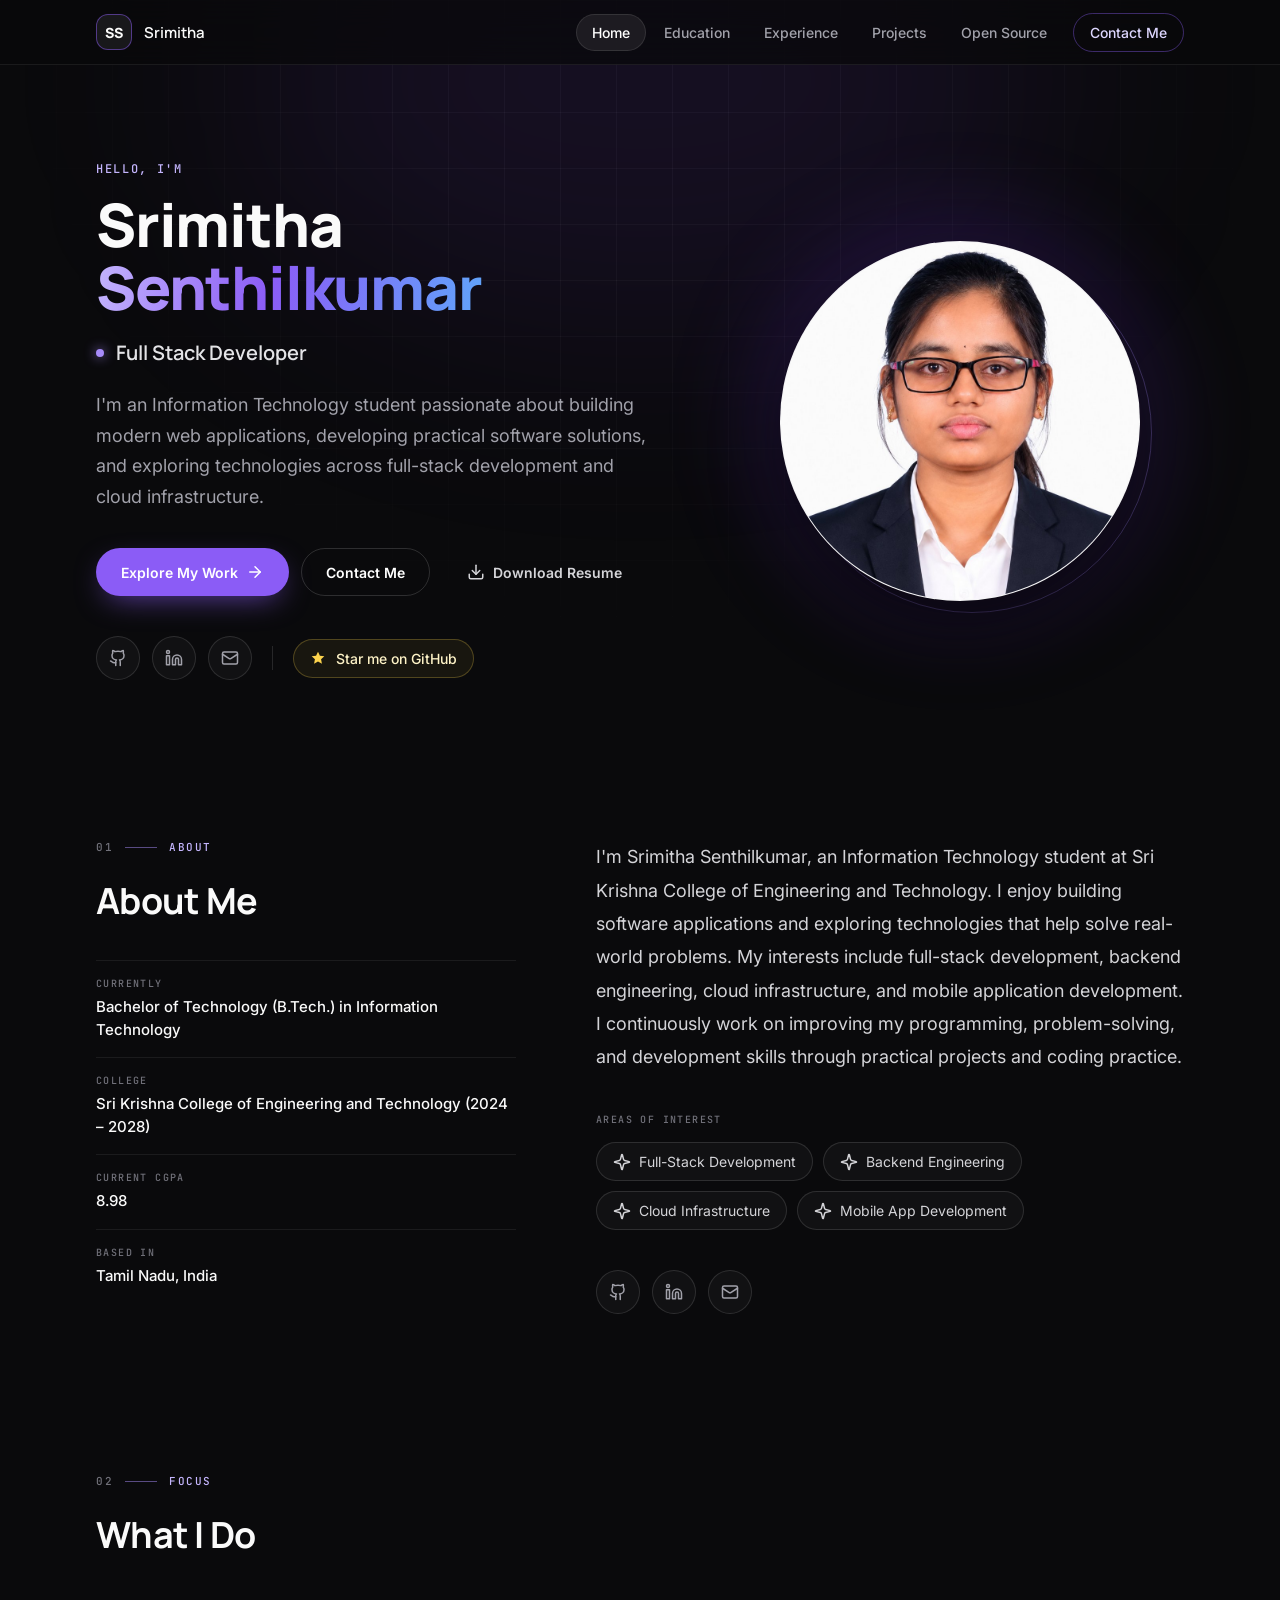
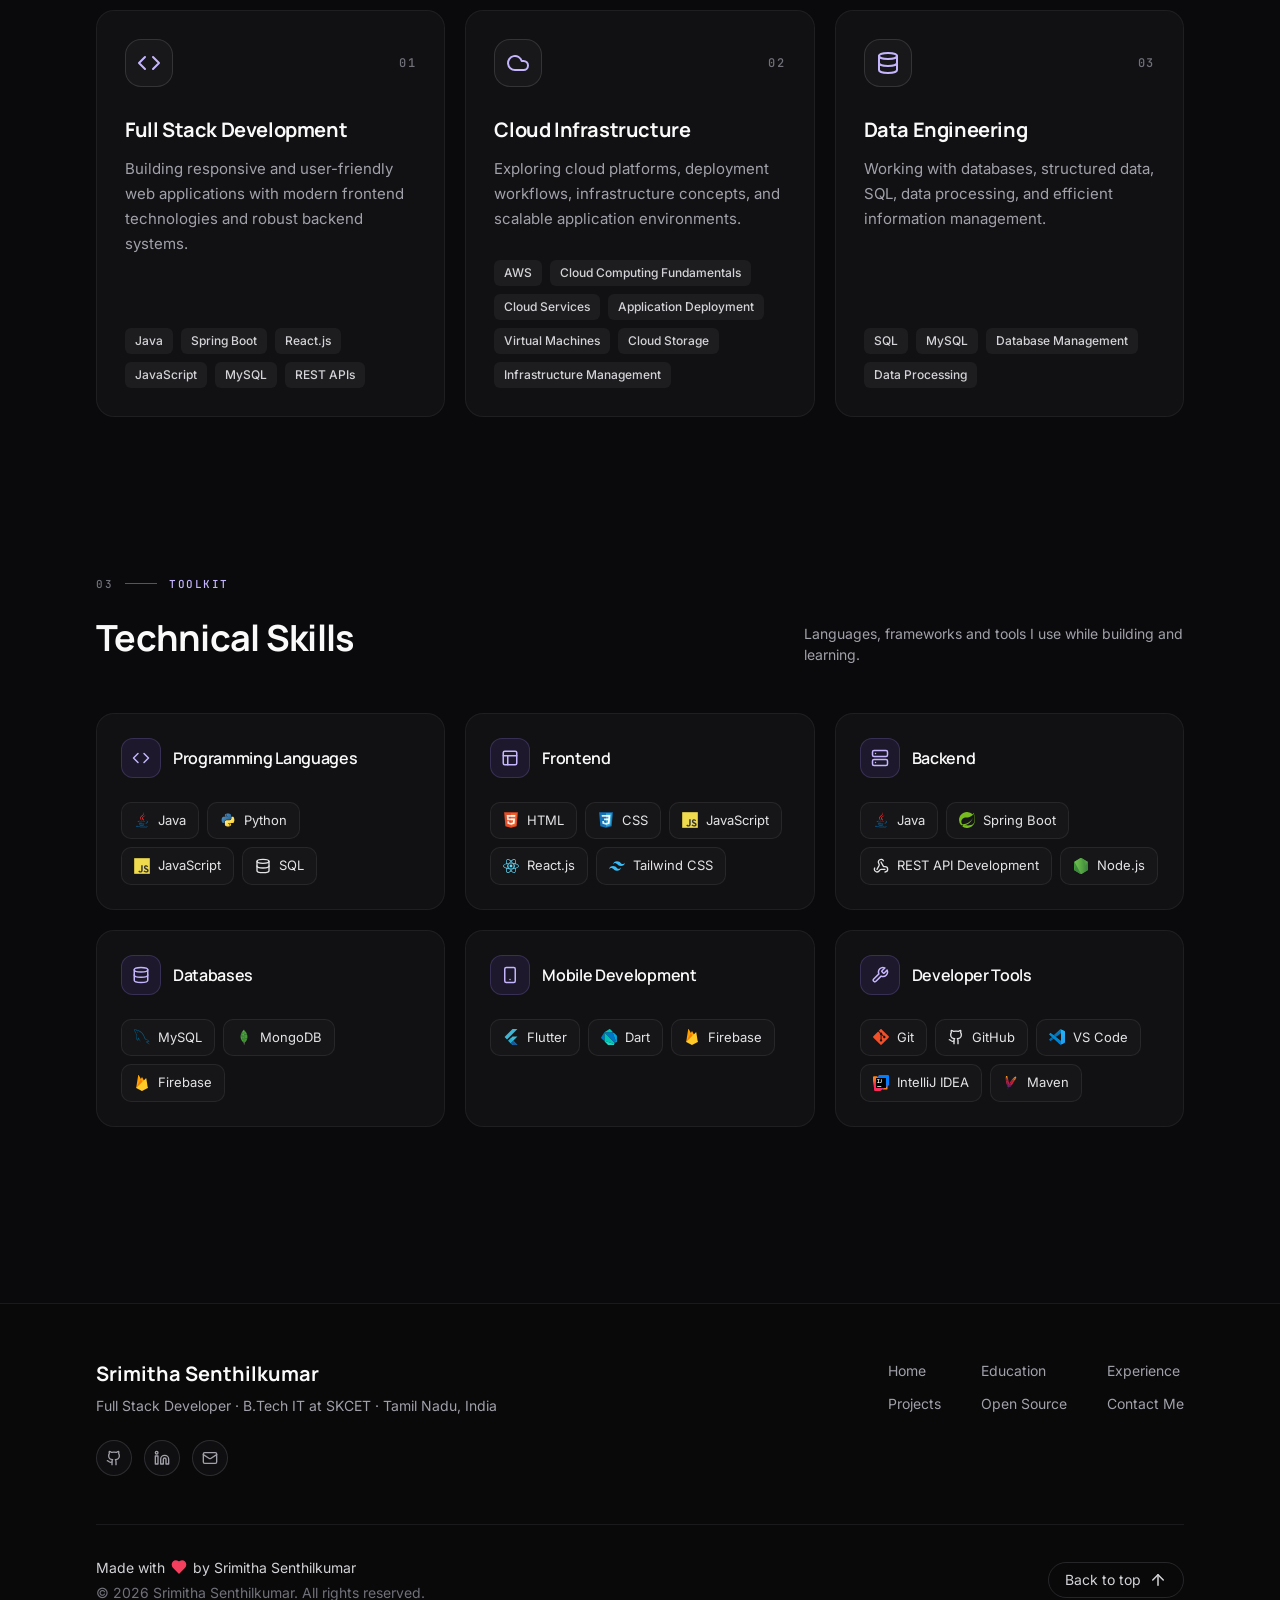
<file: index.html>
<!doctype html>
<html lang="en">
<head>
  <meta charset="utf-8" />
  <meta name="viewport" content="width=device-width, initial-scale=1" />
  <title>Srimitha Senthilkumar | Full Stack Developer</title>
  <meta name="description" content="Srimitha Senthilkumar - Full Stack Developer and B.Tech IT student at SKCET." />
  <meta http-equiv="refresh" content="0; url=home.html" />
  <link rel="icon" type="image/svg+xml" href="favicon.svg" />
  <script>location.replace("home.html");</script>
</head>
<body style="background:#0a0a0c;color:#fff;font-family:sans-serif">
  <p><a href="home.html" style="color:#a78bfa">Continue to the portfolio</a></p>
</body>
</html>
</file>
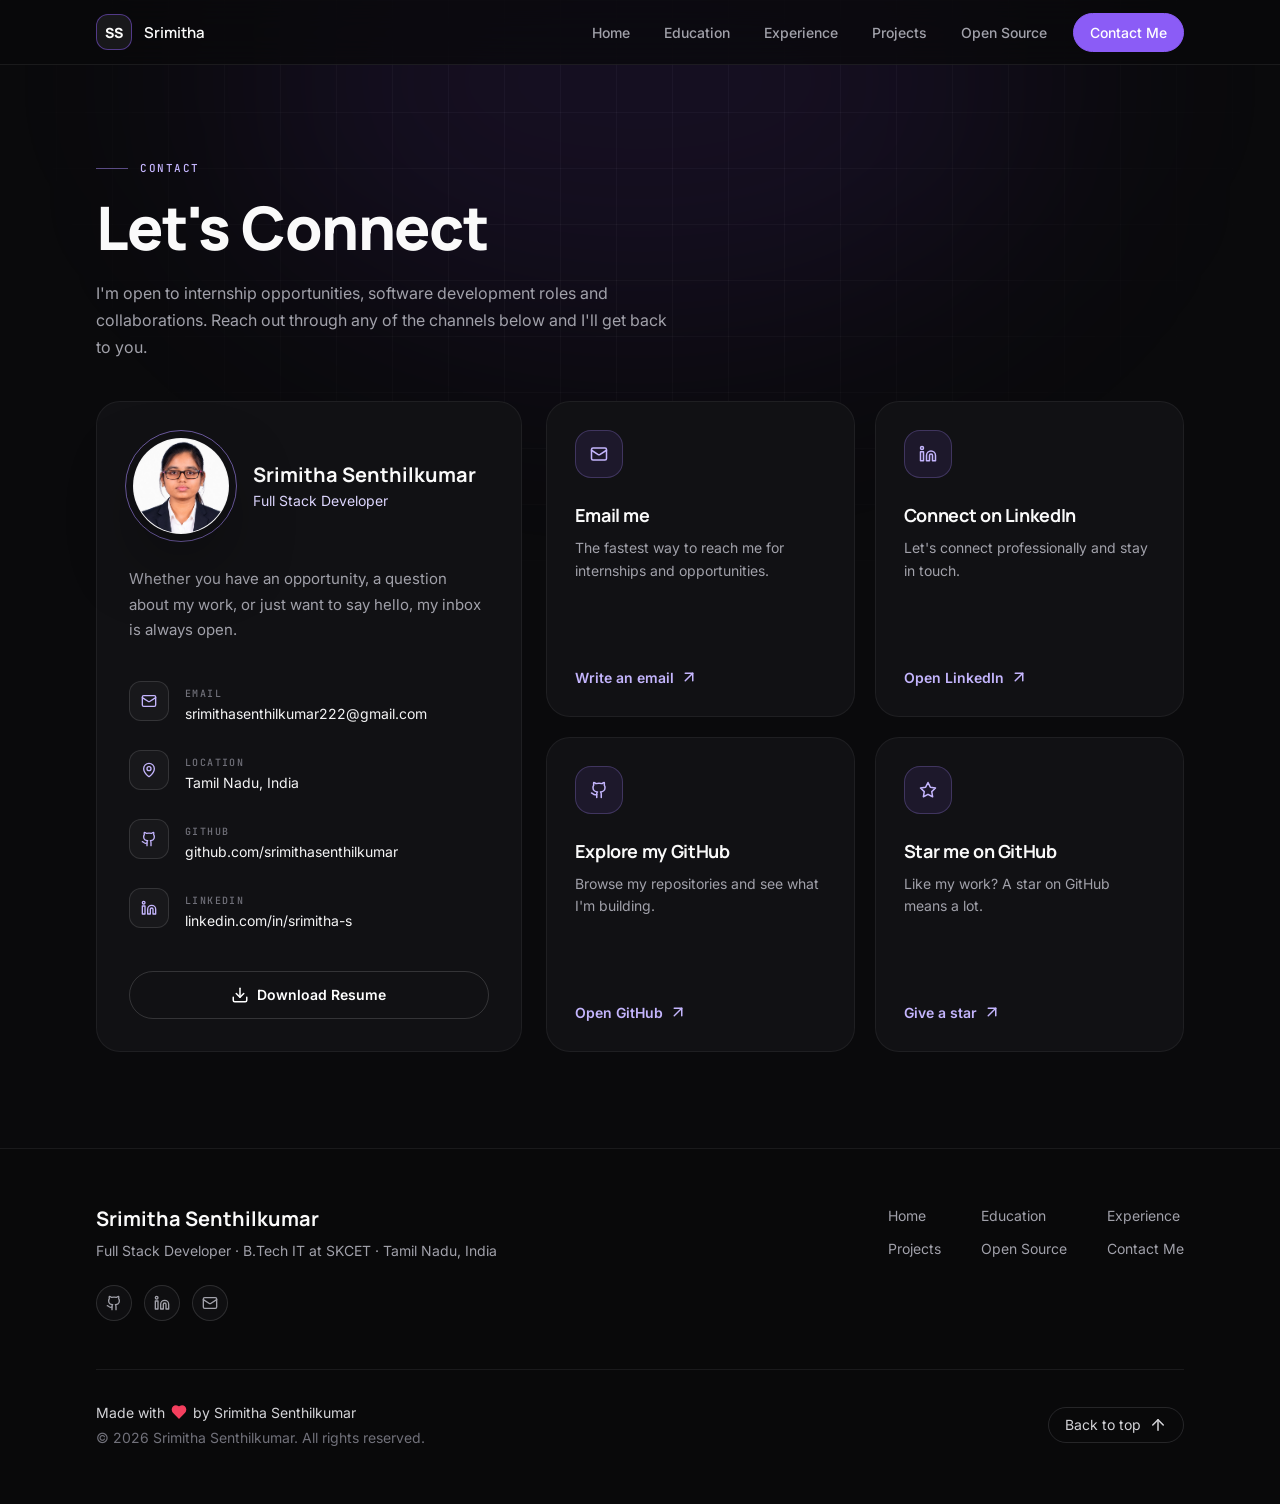
<file: contact.html>
<!doctype html>
<html lang="en">
<head>
  <meta charset="utf-8" />
  <meta name="viewport" content="width=device-width, initial-scale=1" />
  <title>Contact | Srimitha Senthilkumar</title>
  <meta name="description" content="Get in touch with Srimitha Senthilkumar for internships, projects and collaboration." />
  <meta name="theme-color" content="#0a0a0c" />
  <meta property="og:title" content="Contact | Srimitha Senthilkumar" />
  <meta property="og:description" content="Get in touch with Srimitha Senthilkumar for internships, projects and collaboration." />
  <meta property="og:image" content="assets/images/srimitha-profile.jpg" />
  <link rel="icon" type="image/svg+xml" href="favicon.svg" />
  <link rel="preconnect" href="https://fonts.googleapis.com" />
  <link rel="preconnect" href="https://fonts.gstatic.com" crossorigin />
  <link href="https://fonts.googleapis.com/css2?family=Inter:wght@400;500;600&family=JetBrains+Mono:wght@400;500&family=Manrope:wght@500;600;700;800&display=swap" rel="stylesheet" />
  <link rel="stylesheet" href="css/style.css" />
</head>
<body data-page="contact">
<div class="page">
  <div class="bg-grid" aria-hidden="true"></div>
  <div class="bg-glow" aria-hidden="true"></div>
  <div id="nav-root"></div>
  <main>
    <section class="container simple-head reveal">
      <p class="label"><span class="bar"></span>Contact</p>
      <h1 class="page-title">Let's Connect</h1>
      <p class="page-desc" style="margin-left:0;margin-top:20px">I'm open to internship opportunities, software development roles and collaborations. Reach out through any of the channels below and I'll get back to you.</p>
    </section>
    <section class="container">
      <div class="contact-grid">
        <div class="surface contact-card reveal">
          <div class="me">
            <div class="photo attached">
              <div class="ring" aria-hidden="true"></div>
              <div class="frame"><img src="assets/images/srimitha-profile.jpg" alt="Portrait of Srimitha Senthilkumar" /></div>
            </div>
            <div><b>Srimitha Senthilkumar</b><span>Full Stack Developer</span></div>
          </div>
          <p class="invite">Whether you have an opportunity, a question about my work, or just want to say hello, my inbox is always open.</p>
          <div class="details">
            <a class="detail" href="mailto:srimithasenthilkumar222@gmail.com"><span class="ib"><i data-icon="mail"></i></span><span class="tx"><span class="mono-sm">Email</span><span>srimithasenthilkumar222@gmail.com</span></span></a>
            <div class="detail"><span class="ib"><i data-icon="pin"></i></span><span class="tx"><span class="mono-sm">Location</span><span>Tamil Nadu, India</span></span></div>
            <a class="detail" href="https://github.com/srimithasenthilkumar" target="_blank" rel="noopener noreferrer"><span class="ib"><i data-icon="github"></i></span><span class="tx"><span class="mono-sm">GitHub</span><span>github.com/srimithasenthilkumar</span></span></a>
            <a class="detail" href="https://www.linkedin.com/in/srimitha-s-5b470832b/" target="_blank" rel="noopener noreferrer"><span class="ib"><i data-icon="linkedin"></i></span><span class="tx"><span class="mono-sm">LinkedIn</span><span>linkedin.com/in/srimitha-s</span></span></a>
          </div>
          <a class="btn btn-outline w-full" href="assets/resume/Srimitha_Senthilkumar_Resume.pdf" download="Srimitha_Senthilkumar_Resume.pdf"><i data-icon="download"></i> Download Resume</a>
        </div>
        <div class="channels reveal" data-delay="0.1">
          <a class="surface channel hover-lift" href="mailto:srimithasenthilkumar222@gmail.com"><span class="ib"><i data-icon="mail"></i></span><h2>Email me</h2><p>The fastest way to reach me for internships and opportunities.</p><span class="go">Write an email <i data-icon="arrowUpRight"></i></span></a>
          <a class="surface channel hover-lift" href="https://www.linkedin.com/in/srimitha-s-5b470832b/" target="_blank" rel="noopener noreferrer"><span class="ib"><i data-icon="linkedin"></i></span><h2>Connect on LinkedIn</h2><p>Let's connect professionally and stay in touch.</p><span class="go">Open LinkedIn <i data-icon="arrowUpRight"></i></span></a>
          <a class="surface channel hover-lift" href="https://github.com/srimithasenthilkumar" target="_blank" rel="noopener noreferrer"><span class="ib"><i data-icon="github"></i></span><h2>Explore my GitHub</h2><p>Browse my repositories and see what I'm building.</p><span class="go">Open GitHub <i data-icon="arrowUpRight"></i></span></a>
          <a class="surface channel hover-lift" href="https://github.com/srimithasenthilkumar" target="_blank" rel="noopener noreferrer"><span class="ib"><i data-icon="star"></i></span><h2>Star me on GitHub</h2><p>Like my work? A star on GitHub means a lot.</p><span class="go">Give a star <i data-icon="arrowUpRight"></i></span></a>
        </div>
      </div>
    </section>
  </main>
  <div id="footer-root"></div>
</div>
<script src="js/layout.js"></script>
</body>
</html>
</file>
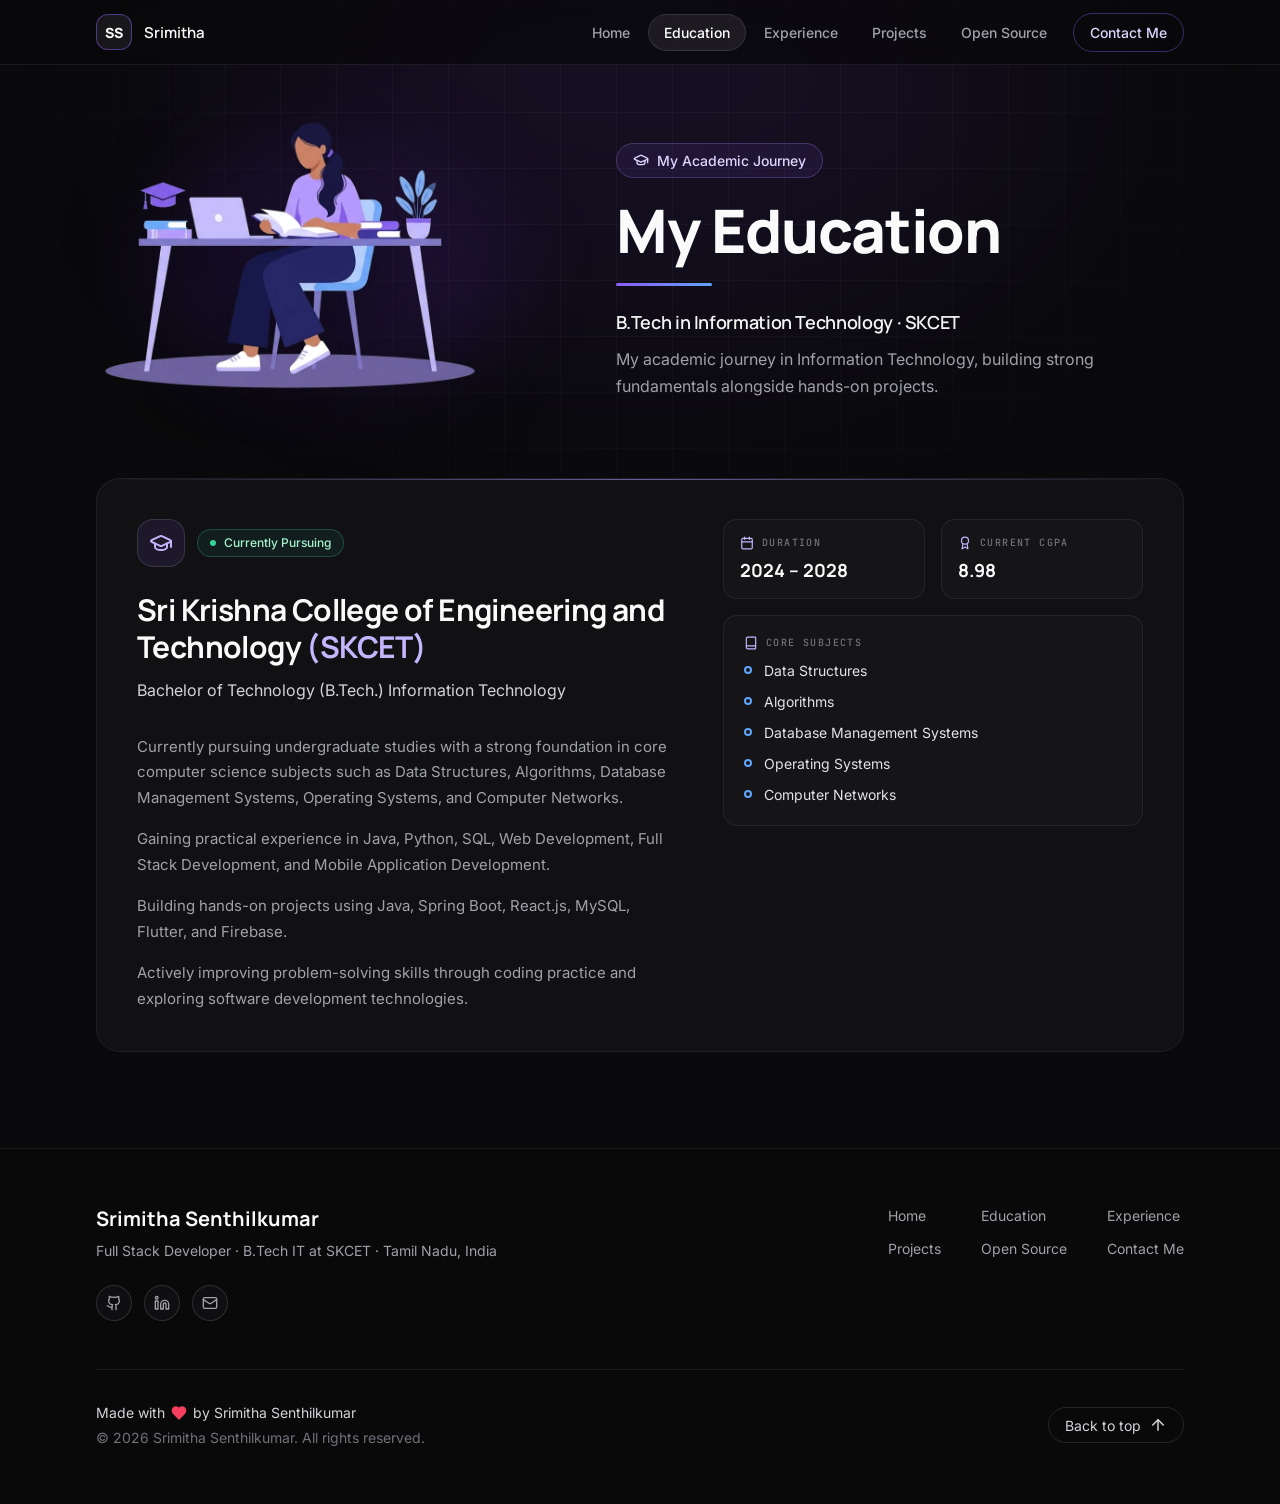
<file: education.html>
<!doctype html>
<html lang="en">
<head>
  <meta charset="utf-8" />
  <meta name="viewport" content="width=device-width, initial-scale=1" />
  <title>Education | Srimitha Senthilkumar</title>
  <meta name="description" content="Srimitha Senthilkumar is pursuing a B.Tech in Information Technology at SKCET (2024-2028), CGPA 8.98." />
  <meta name="theme-color" content="#0a0a0c" />
  <meta property="og:title" content="Education | Srimitha Senthilkumar" />
  <meta property="og:description" content="Srimitha Senthilkumar is pursuing a B.Tech in Information Technology at SKCET (2024-2028), CGPA 8.98." />
  <meta property="og:image" content="assets/images/srimitha-profile.jpg" />
  <link rel="icon" type="image/svg+xml" href="favicon.svg" />
  <link rel="preconnect" href="https://fonts.googleapis.com" />
  <link rel="preconnect" href="https://fonts.gstatic.com" crossorigin />
  <link href="https://fonts.googleapis.com/css2?family=Inter:wght@400;500;600&family=JetBrains+Mono:wght@400;500&family=Manrope:wght@500;600;700;800&display=swap" rel="stylesheet" />
  <link rel="stylesheet" href="css/style.css" />
</head>
<body data-page="education">
<div class="page">
  <div class="bg-grid" aria-hidden="true"></div>
  <div class="bg-glow" aria-hidden="true"></div>
  <div id="nav-root"></div>
  <main>
    <section class="container page-head">
      <div class="page-head-grid">
        <div class="art"><img src="assets/images/illustrations/education.webp" alt="Illustration of a young woman student studying at a desk with books and a laptop" /></div>
        <div class="copy">
          <span class="badge"><i data-icon="grad"></i> My Academic Journey</span>
          <h1 class="page-title">My Education</h1>
          <span class="underline" aria-hidden="true"></span>
          <h2 class="page-sub">B.Tech in Information Technology · SKCET</h2>
          <p class="page-desc">My academic journey in Information Technology, building strong fundamentals alongside hands-on projects.</p>
        </div>
      </div>
    </section>
    <section class="container">
      <article class="surface edu reveal">
        <div class="edu-grid">
          <div>
            <div style="display:flex;flex-wrap:wrap;align-items:center;gap:12px">
              <span class="icon-box" style="background:rgba(139,92,246,.1)"><i data-icon="grad"></i></span>
              <span class="status"><i></i>Currently Pursuing</span>
            </div>
            <h2>Sri Krishna College of Engineering and Technology <span style="color:var(--violet-3)">(SKCET)</span></h2>
            <p style="margin-top:12px;color:var(--text-2)">Bachelor of Technology (B.Tech.)  Information Technology</p>
            <div class="paras">
              <p>Currently pursuing undergraduate studies with a strong foundation in core computer science subjects such as Data Structures, Algorithms, Database Management Systems, Operating Systems, and Computer Networks.</p>
              <p>Gaining practical experience in Java, Python, SQL, Web Development, Full Stack Development, and Mobile Application Development.</p>
              <p>Building hands-on projects using Java, Spring Boot, React.js, MySQL, Flutter, and Firebase.</p>
              <p>Actively improving problem-solving skills through coding practice and exploring software development technologies.</p>
            </div>
          </div>
          <div style="display:flex;flex-direction:column;gap:16px">
            <div class="meta-2">
              <div class="meta-box"><p class="mono-sm"><i data-icon="calendar"></i> Duration</p><p class="val">2024 – 2028</p></div>
              <div class="meta-box"><p class="mono-sm"><i data-icon="award"></i> Current CGPA</p><p class="val">8.98</p></div>
            </div>
            <div class="meta-box" style="padding:20px">
              <p class="mono-sm"><i data-icon="book"></i> Core subjects</p>
              <ul class="subjects" style="margin-top:8px">
                <li>Data Structures</li><li>Algorithms</li><li>Database Management Systems</li><li>Operating Systems</li><li>Computer Networks</li>
              </ul>
            </div>
          </div>
        </div>
      </article>
    </section>
  </main>
  <div id="footer-root"></div>
</div>
<script src="js/layout.js"></script>
</body>
</html>
</file>
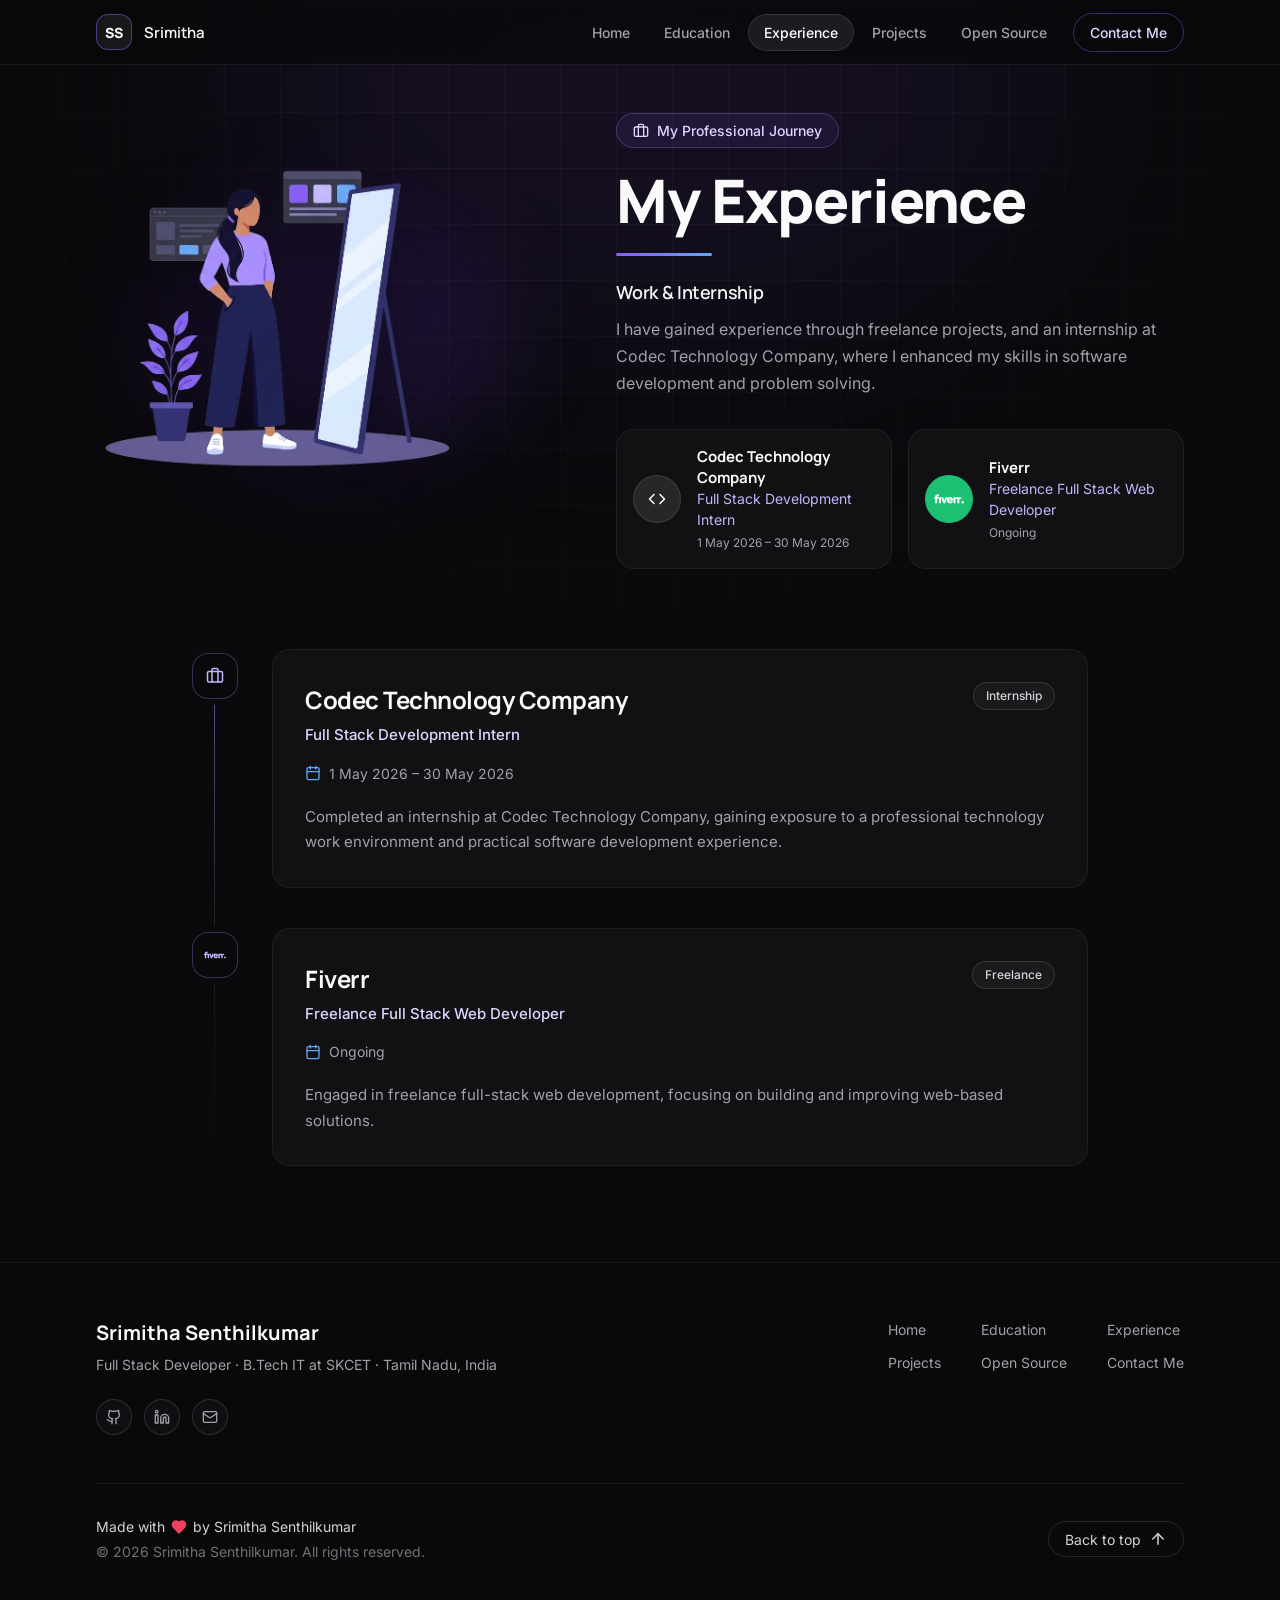
<file: experience.html>
<!doctype html>
<html lang="en">
<head>
  <meta charset="utf-8" />
  <meta name="viewport" content="width=device-width, initial-scale=1" />
  <title>Experience | Srimitha Senthilkumar</title>
  <meta name="description" content="Experience of Srimitha Senthilkumar: Full Stack Development internship at Codec Technology Company and freelance full-stack development on Fiverr." />
  <meta name="theme-color" content="#0a0a0c" />
  <meta property="og:title" content="Experience | Srimitha Senthilkumar" />
  <meta property="og:description" content="Experience of Srimitha Senthilkumar: Full Stack Development internship at Codec Technology Company and freelance full-stack development on Fiverr." />
  <meta property="og:image" content="assets/images/srimitha-profile.jpg" />
  <link rel="icon" type="image/svg+xml" href="favicon.svg" />
  <link rel="preconnect" href="https://fonts.googleapis.com" />
  <link rel="preconnect" href="https://fonts.gstatic.com" crossorigin />
  <link href="https://fonts.googleapis.com/css2?family=Inter:wght@400;500;600&family=JetBrains+Mono:wght@400;500&family=Manrope:wght@500;600;700;800&display=swap" rel="stylesheet" />
  <link rel="stylesheet" href="css/style.css" />
</head>
<body data-page="experience">
<div class="page">
  <div class="bg-grid" aria-hidden="true"></div>
  <div class="bg-glow" aria-hidden="true"></div>
  <div id="nav-root"></div>
  <main>
    <section class="container page-head">
      <div class="page-head-grid">
        <div class="art"><img src="assets/images/illustrations/experience.webp" alt="Illustration of a young woman professional standing confidently beside a mirror" /></div>
        <div class="copy">
          <span class="badge"><i data-icon="briefcase"></i> My Professional Journey</span>
          <h1 class="page-title">My Experience</h1>
          <span class="underline" aria-hidden="true"></span>
          <h2 class="page-sub">Work &amp; Internship</h2>
          <p class="page-desc">I have gained experience through freelance projects, and an internship at Codec Technology Company, where I enhanced my skills in software development and problem solving.</p>
          <div class="summary">
            <div class="surface sum-card hover-lift"><span class="logo-circle codex"><i data-icon="code"></i></span>
              <div><b>Codec Technology Company</b><p class="pos">Full Stack Development Intern</p><p class="when">1 May 2026 – 30 May 2026</p></div></div>
            <div class="surface sum-card hover-lift"><span class="logo-circle fiverr"><svg viewBox="0 0 24 24" width="30" height="30" fill="currentColor" aria-label="Fiverr"><path d="M23.004 15.588a.995.995 0 1 0 .002-1.99.995.995 0 0 0-.002 1.99zm-.996-3.705h-.85c-.546 0-.84.41-.84 1.092v2.466h-1.61v-3.558h-.684c-.547 0-.84.41-.84 1.092v2.466h-1.61v-4.874h1.61v.74c.264-.574.626-.74 1.163-.74h1.972v.74c.264-.574.625-.74 1.162-.74h.527v1.316zm-6.786 1.501h-3.359c.088.546.43.858 1.006.858.43 0 .732-.175.83-.487l1.425.4c-.351.848-1.22 1.364-2.255 1.364-1.748 0-2.549-1.355-2.549-2.515 0-1.14.703-2.505 2.45-2.505 1.856 0 2.471 1.384 2.471 2.408 0 .224-.01.37-.02.477zm-1.562-.945c-.04-.42-.342-.81-.889-.81-.508 0-.81.225-.908.81h1.797zM7.508 15.44h1.416l1.767-4.874h-1.62l-.86 2.837-.878-2.837H5.72l1.787 4.874zm-6.6 0H2.51v-3.558h1.524v3.558h1.591v-4.874H2.51v-.302c0-.332.235-.536.606-.536h.918V8.412H2.85c-1.162 0-1.943.712-1.943 1.755v.4H0v1.316h.908v3.558z"/></svg></span>
              <div><b>Fiverr</b><p class="pos">Freelance Full Stack Web Developer</p><p class="when">Ongoing</p></div></div>
          </div>
        </div>
      </div>
    </section>
    <section class="container">
      <ol class="timeline">
        <li class="t-item reveal">
          <span class="t-icon"><i data-icon="briefcase"></i></span>
          <article class="surface t-card hover-lift">
            <div class="t-top">
              <div><h2>Codec Technology Company</h2><p class="pos">Full Stack Development Intern</p></div>
              <span class="pill">Internship</span>
            </div>
            <p class="when"><i data-icon="calendar"></i> 1 May 2026 – 30 May 2026</p>
            <p class="desc">Completed an internship at Codec Technology Company, gaining exposure to a professional technology work environment and practical software development experience.</p>
          </article>
        </li>
        <li class="t-item reveal" data-delay="0.1">
          <span class="t-icon"><svg viewBox="0 0 24 24" width="22" height="22" fill="currentColor" aria-label="Fiverr"><path d="M23.004 15.588a.995.995 0 1 0 .002-1.99.995.995 0 0 0-.002 1.99zm-.996-3.705h-.85c-.546 0-.84.41-.84 1.092v2.466h-1.61v-3.558h-.684c-.547 0-.84.41-.84 1.092v2.466h-1.61v-4.874h1.61v.74c.264-.574.626-.74 1.163-.74h1.972v.74c.264-.574.625-.74 1.162-.74h.527v1.316zm-6.786 1.501h-3.359c.088.546.43.858 1.006.858.43 0 .732-.175.83-.487l1.425.4c-.351.848-1.22 1.364-2.255 1.364-1.748 0-2.549-1.355-2.549-2.515 0-1.14.703-2.505 2.45-2.505 1.856 0 2.471 1.384 2.471 2.408 0 .224-.01.37-.02.477zm-1.562-.945c-.04-.42-.342-.81-.889-.81-.508 0-.81.225-.908.81h1.797zM7.508 15.44h1.416l1.767-4.874h-1.62l-.86 2.837-.878-2.837H5.72l1.787 4.874zm-6.6 0H2.51v-3.558h1.524v3.558h1.591v-4.874H2.51v-.222c0-.332.235-.536.606-.536h.918V8.412H2.85c-1.162 0-1.943.712-1.943 1.755v.4H0v1.316h.908v3.558z"/></svg></span>
          <article class="surface t-card hover-lift">
            <div class="t-top">
              <div><h2>Fiverr</h2><p class="pos">Freelance Full Stack Web Developer</p></div>
              <span class="pill">Freelance</span>
            </div>
            <p class="when"><i data-icon="calendar"></i> Ongoing</p>
            <p class="desc">Engaged in freelance full-stack web development, focusing on building and improving web-based solutions.</p>
          </article>
        </li>
      </ol>
    </section>
  </main>
  <div id="footer-root"></div>
</div>
<script src="js/layout.js"></script>
</body>
</html>
</file>
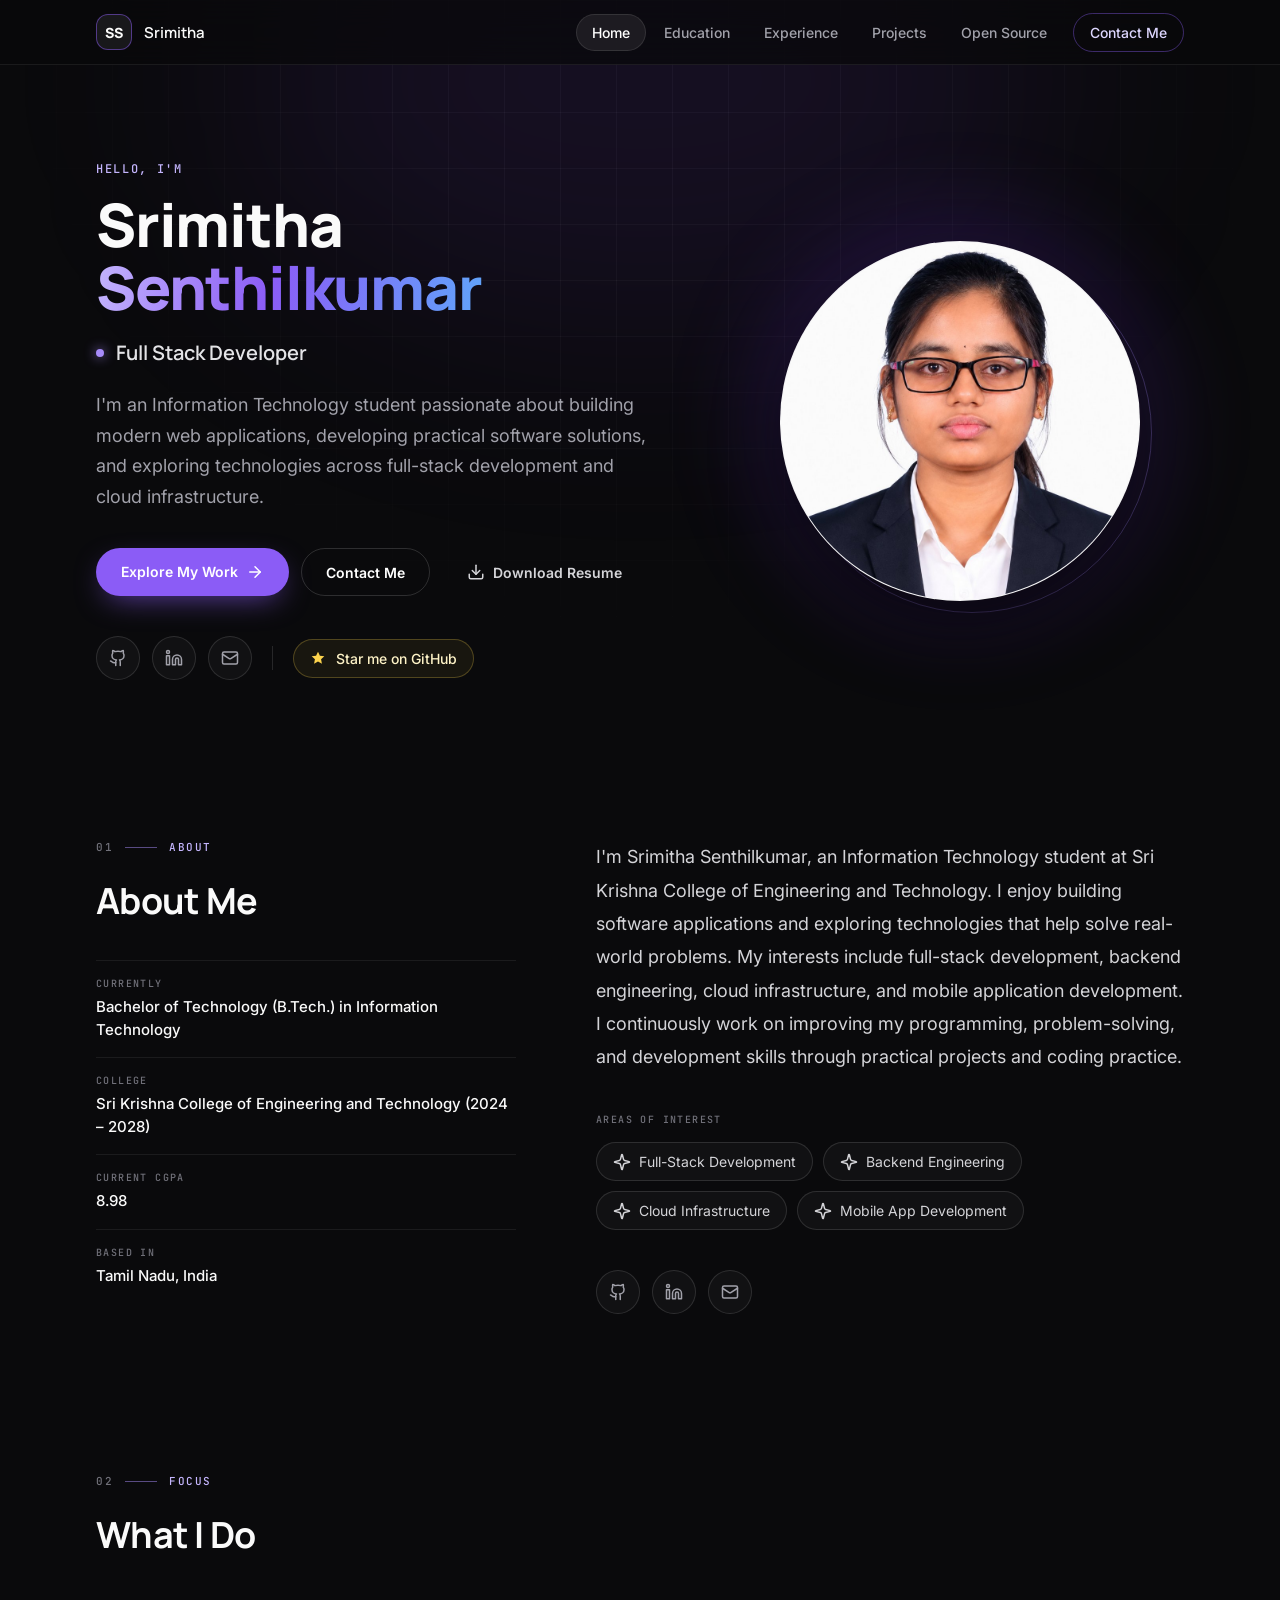
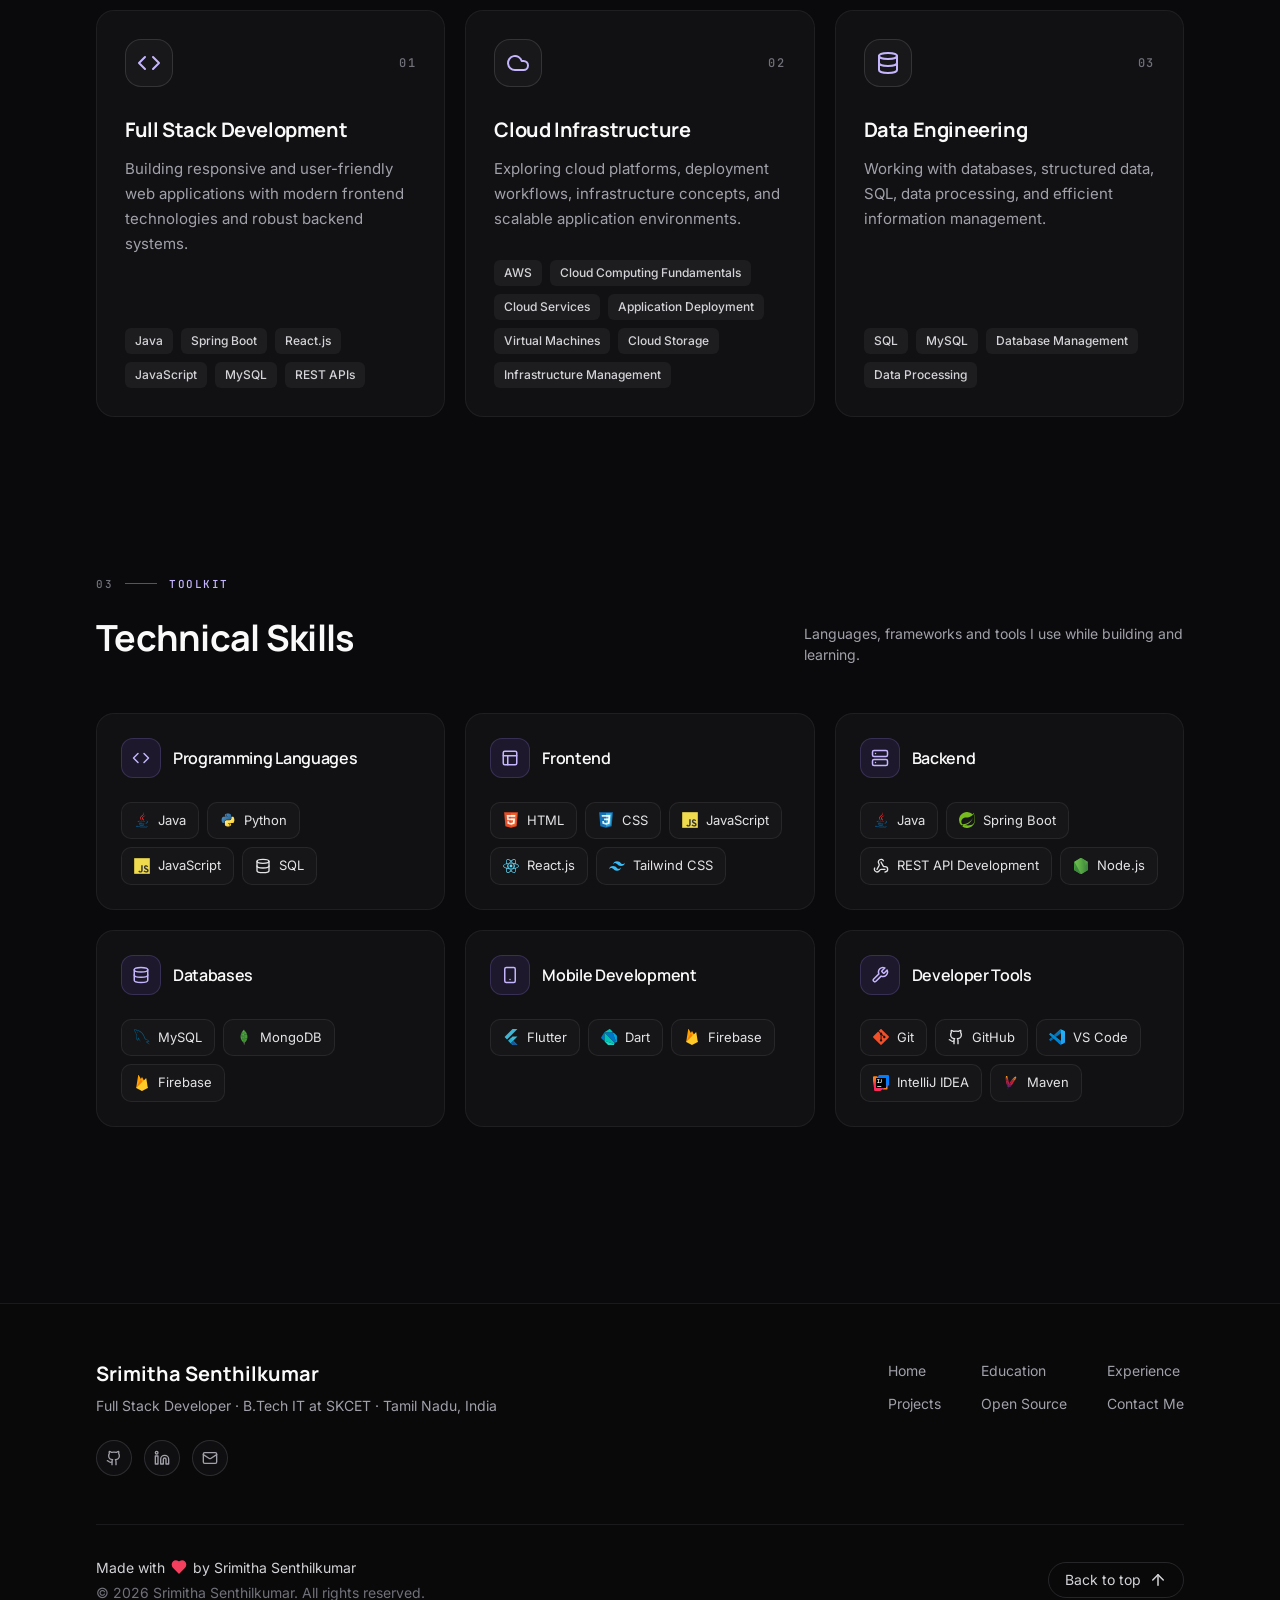
<file: home.html>
<!doctype html>
<html lang="en">
<head>
  <meta charset="utf-8" />
  <meta name="viewport" content="width=device-width, initial-scale=1" />
  <title>Home | Srimitha Senthilkumar</title>
  <meta name="description" content="Srimitha Senthilkumar - Full Stack Developer and B.Tech Information Technology student at SKCET, Tamil Nadu, India." />
  <meta name="theme-color" content="#0a0a0c" />
  <meta property="og:title" content="Srimitha Senthilkumar | Full Stack Developer" />
  <meta property="og:description" content="Portfolio of Srimitha Senthilkumar - Full Stack Developer, B.Tech IT student at SKCET (2024-2028)." />
  <meta property="og:image" content="assets/images/srimitha-profile.jpg" />
  <link rel="icon" type="image/svg+xml" href="favicon.svg" />
  <link rel="preconnect" href="https://fonts.googleapis.com" />
  <link rel="preconnect" href="https://fonts.gstatic.com" crossorigin />
  <link href="https://fonts.googleapis.com/css2?family=Inter:wght@400;500;600&family=JetBrains+Mono:wght@400;500&family=Manrope:wght@500;600;700;800&display=swap" rel="stylesheet" />
  <link rel="stylesheet" href="css/style.css" />
</head>
<body data-page="home">
<div class="page">
  <div class="bg-grid" aria-hidden="true"></div>
  <div class="bg-glow" aria-hidden="true"></div>
  <div id="nav-root"></div>

  <main>
    <!-- HERO -->
    <section class="container hero">
      <div class="hero-grid">
        <div class="stagger">
          <p class="label" style="font-size:12px">Hello, I'm</p>
          <h1>Srimitha <br /><span class="text-gradient">Senthilkumar</span></h1>
          <p class="role"><span class="dot"></span>Full Stack Developer</p>
          <p class="intro">I'm an Information Technology student passionate about building modern web applications, developing practical software solutions, and exploring technologies across full-stack development and cloud infrastructure.</p>
          <div class="actions">
            <a class="btn btn-primary" href="projects.html">Explore My Work <i data-icon="arrowRight" data-cls="i arrow"></i></a>
            <a class="btn btn-outline" href="contact.html">Contact Me</a>
            <a class="btn btn-ghost" href="assets/resume/Srimitha_Senthilkumar_Resume.pdf" download="Srimitha_Senthilkumar_Resume.pdf"><i data-icon="download"></i> Download Resume</a>
          </div>
          <div class="links">
            <i data-socials=""></i>
            <span class="divider"></span>
            <a class="star-cta" href="https://github.com/srimithasenthilkumar" target="_blank" rel="noopener noreferrer">
              <svg viewBox="0 0 24 24" aria-hidden="true"><path d="M12 2.5l2.9 6.1 6.6.8-4.9 4.6 1.3 6.6L12 17.3 6.1 20.6l1.3-6.6L2.5 9.4l6.6-.8L12 2.5z"/></svg>
              Star me on GitHub
            </a>
          </div>
        </div>
        <div class="hero-photo stagger">
          <div class="photo float">
            <div class="ring" aria-hidden="true"></div>
            <div class="glow" aria-hidden="true"></div>
            <div class="frame"><img src="assets/images/srimitha-profile.jpg" alt="Portrait of Srimitha Senthilkumar" width="900" height="900" /></div>
          </div>
        </div>
      </div>
    </section>

    <!-- ABOUT -->
    <section class="container section">
      <div class="about-grid">
        <div class="reveal">
          <p class="label"><span class="num">01</span><span class="bar"></span>About</p>
          <h2 class="h-section">About Me</h2>
          <div style="margin-top:32px">
            <div class="fact"><p class="mono-sm">Currently</p><p>Bachelor of Technology (B.Tech.) in Information Technology</p></div>
            <div class="fact"><p class="mono-sm">College</p><p>Sri Krishna College of Engineering and Technology (2024 – 2028)</p></div>
            <div class="fact"><p class="mono-sm">Current CGPA</p><p>8.98</p></div>
            <div class="fact"><p class="mono-sm">Based in</p><p>Tamil Nadu, India</p></div>
          </div>
        </div>
        <div class="reveal" data-delay="0.1">
          <p class="about-text">I'm Srimitha Senthilkumar, an Information Technology student at Sri Krishna College of Engineering and Technology. I enjoy building software applications and exploring technologies that help solve real-world problems. My interests include full-stack development, backend engineering, cloud infrastructure, and mobile application development. I continuously work on improving my programming, problem-solving, and development skills through practical projects and coding practice.</p>
          <p class="mono-sm" style="margin-top:40px">Areas of interest</p>
          <div class="tags" style="margin-top:16px;gap:10px">
            <span class="chip"><i data-icon="sparkles" data-cls="i"></i>Full-Stack Development</span>
            <span class="chip"><i data-icon="sparkles" data-cls="i"></i>Backend Engineering</span>
            <span class="chip"><i data-icon="sparkles" data-cls="i"></i>Cloud Infrastructure</span>
            <span class="chip"><i data-icon="sparkles" data-cls="i"></i>Mobile App Development</span>
          </div>
          <div style="margin-top:40px"><i data-socials=""></i></div>
        </div>
      </div>
    </section>

    <!-- WHAT I DO -->
    <section class="container section">
      <div class="reveal">
        <p class="label"><span class="num">02</span><span class="bar"></span>Focus</p>
        <h2 class="h-section">What I Do</h2>
      </div>
      <div class="cards-3">
        <article class="surface service hover-lift reveal">
          <div class="top"><span class="icon-box"><i data-icon="code"></i></span><span class="mono-sm" style="font-size:12px">01</span></div>
          <h3>Full Stack Development</h3>
          <p>Building responsive and user-friendly web applications with modern frontend technologies and robust backend systems.</p>
          <div class="tags"><span class="tag">Java</span><span class="tag">Spring Boot</span><span class="tag">React.js</span><span class="tag">JavaScript</span><span class="tag">MySQL</span><span class="tag">REST APIs</span></div>
        </article>
        <article class="surface service hover-lift reveal" data-delay="0.08">
          <div class="top"><span class="icon-box"><i data-icon="cloud"></i></span><span class="mono-sm" style="font-size:12px">02</span></div>
          <h3>Cloud Infrastructure</h3>
          <p>Exploring cloud platforms, deployment workflows, infrastructure concepts, and scalable application environments.</p>
          <div class="tags"><span class="tag">AWS</span><span class="tag">Cloud Computing Fundamentals</span><span class="tag">Cloud Services</span><span class="tag">Application Deployment</span><span class="tag">Virtual Machines</span><span class="tag">Cloud Storage</span><span class="tag">Infrastructure Management</span></div>
        </article>
        <article class="surface service hover-lift reveal" data-delay="0.16">
          <div class="top"><span class="icon-box"><i data-icon="database"></i></span><span class="mono-sm" style="font-size:12px">03</span></div>
          <h3>Data Engineering</h3>
          <p>Working with databases, structured data, SQL, data processing, and efficient information management.</p>
          <div class="tags"><span class="tag">SQL</span><span class="tag">MySQL</span><span class="tag">Database Management</span><span class="tag">Data Processing</span></div>
        </article>
      </div>
    </section>

    <!-- SKILLS -->
    <section class="container section">
      <div class="skills-head reveal">
        <div>
          <p class="label"><span class="num">03</span><span class="bar"></span>Toolkit</p>
          <h2 class="h-section">Technical Skills</h2>
        </div>
        <p style="max-width:380px;font-size:14px;color:var(--muted)">Languages, frameworks and tools I use while building and learning.</p>
      </div>
      <div class="skills-grid">
        <article class="surface skill hover-lift reveal">
          <header><span class="icon-sm"><i data-icon="code"></i></span><h3>Programming Languages</h3></header>
          <ul>
            <li><img src="assets/icons/java.svg" alt="" />Java</li>
            <li><img src="assets/icons/python.svg" alt="" />Python</li>
            <li><img src="assets/icons/javascript.svg" alt="" />JavaScript</li>
            <li><i data-icon="database"></i>SQL</li>
          </ul>
        </article>
        <article class="surface skill hover-lift reveal" data-delay="0.06">
          <header><span class="icon-sm"><i data-icon="layout"></i></span><h3>Frontend</h3></header>
          <ul>
            <li><img src="assets/icons/html5.svg" alt="" />HTML</li>
            <li><img src="assets/icons/css3.svg" alt="" />CSS</li>
            <li><img src="assets/icons/javascript.svg" alt="" />JavaScript</li>
            <li><img src="assets/icons/react.svg" alt="" />React.js</li>
            <li><img src="assets/icons/tailwindcss.svg" alt="" />Tailwind CSS</li>
          </ul>
        </article>
        <article class="surface skill hover-lift reveal" data-delay="0.12">
          <header><span class="icon-sm"><i data-icon="server"></i></span><h3>Backend</h3></header>
          <ul>
            <li><img src="assets/icons/java.svg" alt="" />Java</li>
            <li><img src="assets/icons/spring.svg" alt="" />Spring Boot</li>
            <li><i data-icon="api"></i>REST API Development</li>
            <li><img src="assets/icons/nodejs.svg" alt="" />Node.js</li>
          </ul>
        </article>
        <article class="surface skill hover-lift reveal">
          <header><span class="icon-sm"><i data-icon="database"></i></span><h3>Databases</h3></header>
          <ul>
            <li><img src="assets/icons/mysql.svg" alt="" />MySQL</li>
            <li><img src="assets/icons/mongodb.svg" alt="" />MongoDB</li>
            <li><img src="assets/icons/firebase.svg" alt="" />Firebase</li>
          </ul>
        </article>
        <article class="surface skill hover-lift reveal" data-delay="0.06">
          <header><span class="icon-sm"><i data-icon="phone"></i></span><h3>Mobile Development</h3></header>
          <ul>
            <li><img src="assets/icons/flutter.svg" alt="" />Flutter</li>
            <li><img src="assets/icons/dart.svg" alt="" />Dart</li>
            <li><img src="assets/icons/firebase.svg" alt="" />Firebase</li>
          </ul>
        </article>
        <article class="surface skill hover-lift reveal" data-delay="0.12">
          <header><span class="icon-sm"><i data-icon="wrench"></i></span><h3>Developer Tools</h3></header>
          <ul>
            <li><img src="assets/icons/git.svg" alt="" />Git</li>
            <li><i data-icon="github"></i>GitHub</li>
            <li><img src="assets/icons/vscode.svg" alt="" />VS Code</li>
            <li><img src="assets/icons/intellij.svg" alt="" />IntelliJ IDEA</li>
            <li><img src="assets/icons/maven.svg" alt="" />Maven</li>
          </ul>
        </article>
      </div>
    </section>
  </main>

  <div id="footer-root"></div>
</div>
<script src="js/layout.js"></script>
</body>
</html>
</file>
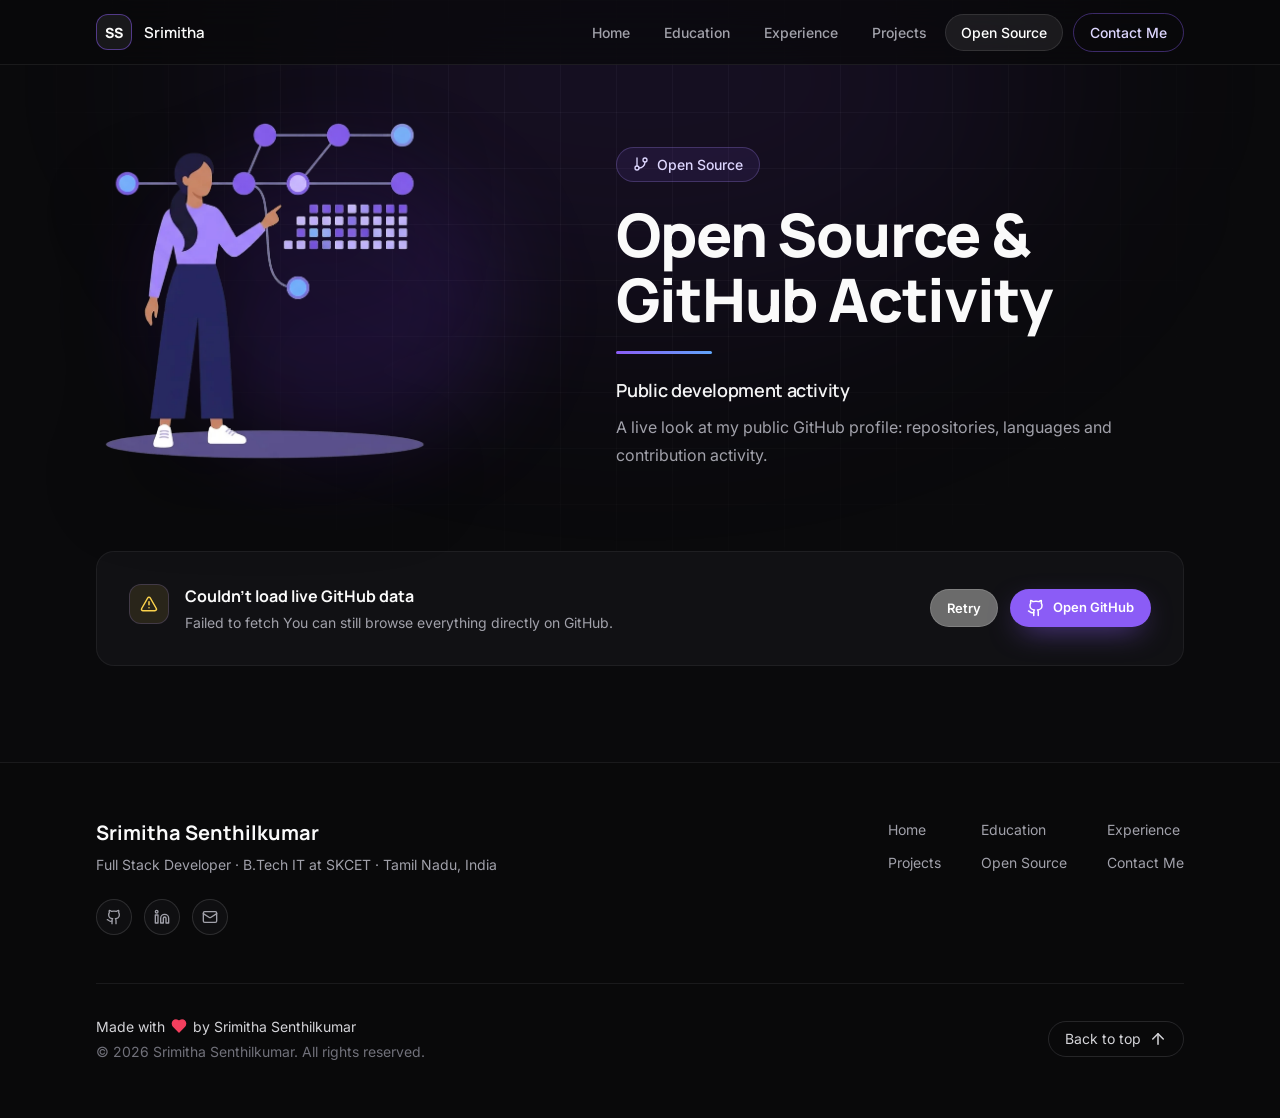
<file: opensource.html>
<!doctype html>
<html lang="en">
<head>
  <meta charset="utf-8" />
  <meta name="viewport" content="width=device-width, initial-scale=1" />
  <title>Open Source | Srimitha Senthilkumar</title>
  <meta name="description" content="GitHub activity of Srimitha Senthilkumar: repositories, languages and contributions." />
  <meta name="theme-color" content="#0a0a0c" />
  <meta property="og:title" content="Open Source | Srimitha Senthilkumar" />
  <meta property="og:description" content="GitHub activity of Srimitha Senthilkumar: repositories, languages and contributions." />
  <meta property="og:image" content="assets/images/srimitha-profile.jpg" />
  <link rel="icon" type="image/svg+xml" href="favicon.svg" />
  <link rel="preconnect" href="https://fonts.googleapis.com" />
  <link rel="preconnect" href="https://fonts.gstatic.com" crossorigin />
  <link href="https://fonts.googleapis.com/css2?family=Inter:wght@400;500;600&family=JetBrains+Mono:wght@400;500&family=Manrope:wght@500;600;700;800&display=swap" rel="stylesheet" />
  <link rel="stylesheet" href="css/style.css" />
</head>
<body data-page="opensource">
<div class="page">
  <div class="bg-grid" aria-hidden="true"></div>
  <div class="bg-glow" aria-hidden="true"></div>
  <div id="nav-root"></div>
  <main>
    <section class="container page-head">
      <div class="page-head-grid">
        <div class="art"><img src="assets/images/illustrations/opensource.webp" alt="Illustration of a young woman explaining a git branch diagram and activity chart" /></div>
        <div class="copy">
          <span class="badge"><i data-icon="branch"></i> Open Source</span>
          <h1 class="page-title">Open Source &amp; GitHub Activity</h1>
          <span class="underline" aria-hidden="true"></span>
          <h2 class="page-sub">Public development activity</h2>
          <p class="page-desc">A live look at my public GitHub profile: repositories, languages and contribution activity.</p>
        </div>
      </div>
    </section>
    <section class="container">
      <div id="opensource-root" aria-live="polite"></div>
    </section>
  </main>
  <div id="footer-root"></div>
</div>
<script src="js/layout.js"></script>
<script src="js/github.js"></script>
</body>
</html>
</file>
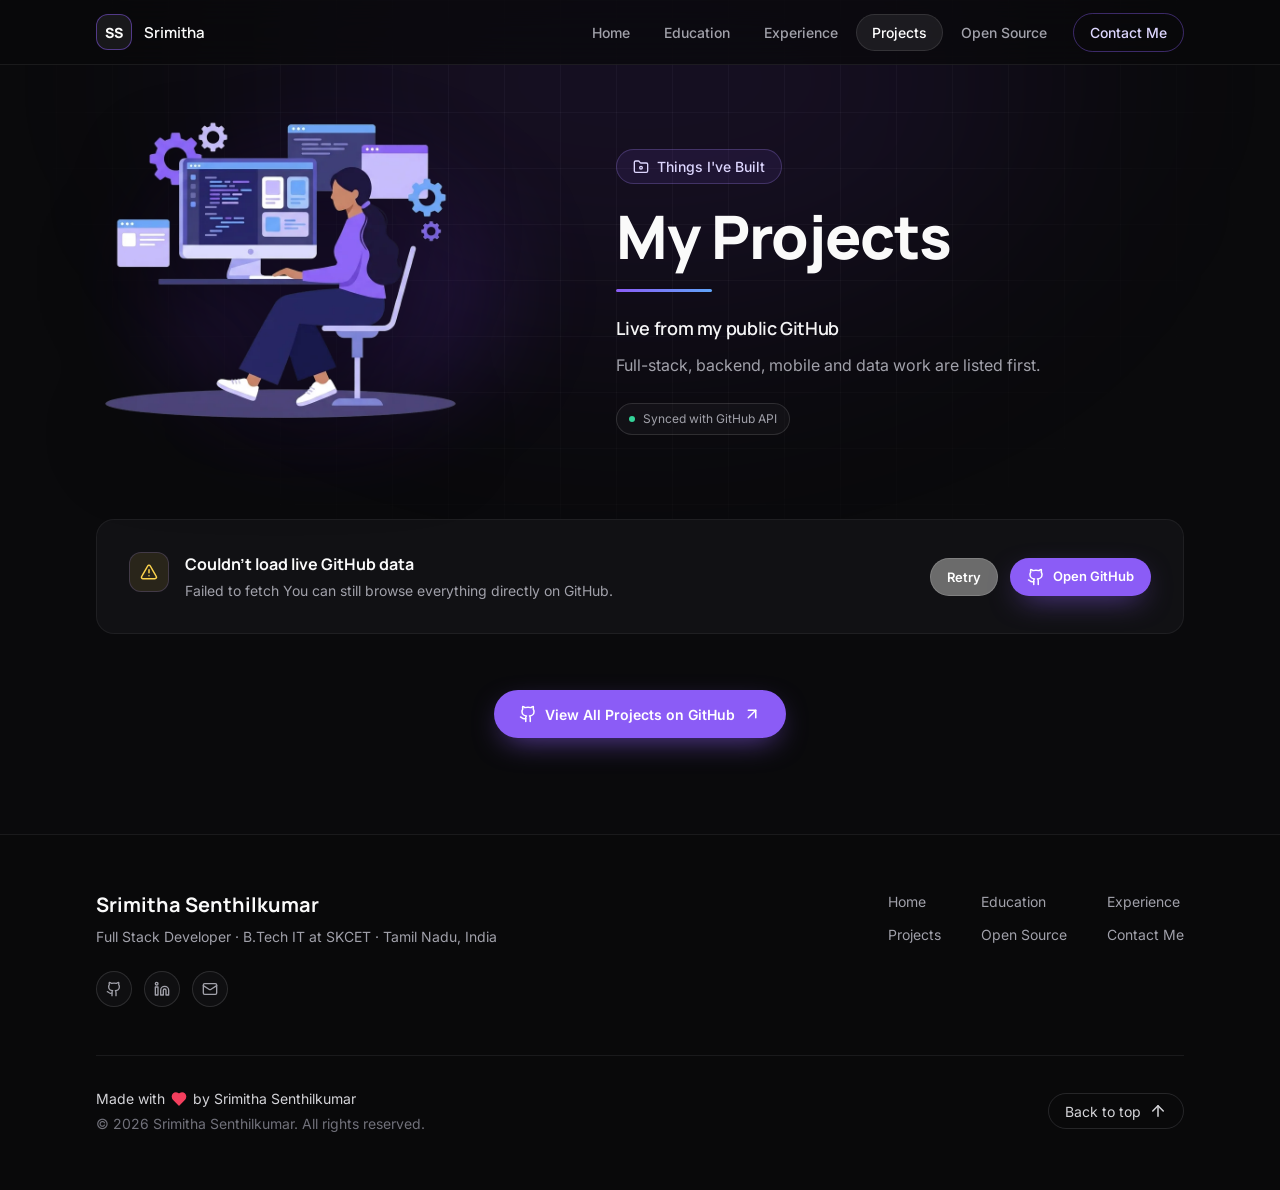
<file: projects.html>
<!doctype html>
<html lang="en">
<head>
  <meta charset="utf-8" />
  <meta name="viewport" content="width=device-width, initial-scale=1" />
  <title>Projects | Srimitha Senthilkumar</title>
  <meta name="description" content="Public GitHub projects by Srimitha Senthilkumar, loaded live from GitHub." />
  <meta name="theme-color" content="#0a0a0c" />
  <meta property="og:title" content="Projects | Srimitha Senthilkumar" />
  <meta property="og:description" content="Public GitHub projects by Srimitha Senthilkumar, loaded live from GitHub." />
  <meta property="og:image" content="assets/images/srimitha-profile.jpg" />
  <link rel="icon" type="image/svg+xml" href="favicon.svg" />
  <link rel="preconnect" href="https://fonts.googleapis.com" />
  <link rel="preconnect" href="https://fonts.gstatic.com" crossorigin />
  <link href="https://fonts.googleapis.com/css2?family=Inter:wght@400;500;600&family=JetBrains+Mono:wght@400;500&family=Manrope:wght@500;600;700;800&display=swap" rel="stylesheet" />
  <link rel="stylesheet" href="css/style.css" />
</head>
<body data-page="projects">
<div class="page">
  <div class="bg-grid" aria-hidden="true"></div>
  <div class="bg-glow" aria-hidden="true"></div>
  <div id="nav-root"></div>
  <main>
    <section class="container page-head">
      <div class="page-head-grid">
        <div class="art"><img src="assets/images/illustrations/projects.webp" alt="Illustration of a young woman developer coding at a large monitor" /></div>
        <div class="copy">
          <span class="badge"><i data-icon="folder"></i> Things I've Built</span>
          <h1 class="page-title">My Projects</h1>
          <span class="underline" aria-hidden="true"></span>
          <h2 class="page-sub">Live from my public GitHub</h2>
          <p class="page-desc">Full-stack, backend, mobile and data work are listed first.</p>
          <p class="sync"><i></i>Synced with GitHub API</p>
        </div>
      </div>
    </section>
    <section class="container">
      <div id="projects-root" aria-live="polite"></div>
      <div class="center">
        <a class="btn btn-primary" href="https://github.com/srimithasenthilkumar" target="_blank" rel="noopener noreferrer"><i data-icon="github"></i> View All Projects on GitHub <i data-icon="arrowUpRight"></i></a>
      </div>
    </section>
  </main>
  <div id="footer-root"></div>
</div>
<script src="js/layout.js"></script>
<script src="js/github.js"></script>
</body>
</html>
</file>
<file: css/style.css>
/* ==========================================================
   Srimitha Senthilkumar — Portfolio (plain HTML / CSS / JS)
   ========================================================== */
:root {
  --bg: #0a0a0c;
  --card: #111114;
  --card-2: #17171b;
  --line: rgba(255, 255, 255, 0.07);
  --line-2: rgba(255, 255, 255, 0.12);
  --text: #fafafa;
  --text-2: #d4d4d8;
  --muted: #a1a1aa;
  --dim: #71717a;
  --violet: #8b5cf6;
  --violet-2: #a78bfa;
  --violet-3: #c4b5fd;
  --blue: #60a5fa;
  --green: #34d399;
  --radius: 18px;
  --max: 1152px;
  --ease: cubic-bezier(0.22, 1, 0.36, 1);
  --display: "Manrope", "Inter", sans-serif;
  --body: "Inter", system-ui, sans-serif;
  --mono: "JetBrains Mono", ui-monospace, monospace;
}

*, *::before, *::after { box-sizing: border-box; }
html { scroll-behavior: smooth; color-scheme: dark; }
body {
  margin: 0;
  font-family: var(--body);
  background: var(--bg);
  color: var(--text);
  -webkit-font-smoothing: antialiased;
  overflow-x: hidden;
  line-height: 1.5;
}
img { max-width: 100%; display: block; }
a { color: inherit; text-decoration: none; }
h1, h2, h3 { font-family: var(--display); margin: 0; letter-spacing: -0.02em; }
p { margin: 0; }
ul, ol { list-style: none; margin: 0; padding: 0; }
::selection { background: rgba(139, 92, 246, 0.35); color: #fff; }
:focus-visible { outline: 2px solid var(--violet); outline-offset: 3px; border-radius: 6px; }
svg.i { width: 18px; height: 18px; flex-shrink: 0; }

.container { max-width: var(--max); margin: 0 auto; padding: 0 20px; }
@media (min-width: 640px) { .container { padding: 0 32px; } }

/* background decoration */
.page { position: relative; min-height: 100vh; display: flex; flex-direction: column; overflow-x: clip; }
.bg-grid {
  position: absolute; inset: 0 0 auto 0; height: 640px; pointer-events: none;
  background-image: linear-gradient(rgba(255,255,255,.035) 1px, transparent 1px),
    linear-gradient(90deg, rgba(255,255,255,.035) 1px, transparent 1px);
  background-size: 56px 56px;
  -webkit-mask-image: radial-gradient(ellipse at 50% 0%, #000 30%, transparent 75%);
  mask-image: radial-gradient(ellipse at 50% 0%, #000 30%, transparent 75%);
}
.bg-glow {
  position: absolute; top: -160px; left: 50%; transform: translateX(-50%);
  width: 820px; height: 480px; border-radius: 50%; pointer-events: none;
  background: rgba(124, 58, 237, 0.1); filter: blur(120px);
}
main { position: relative; z-index: 1; flex: 1; animation: pageIn .45s var(--ease) both; }
@keyframes pageIn { from { opacity: 0; transform: translateY(14px); } to { opacity: 1; transform: none; } }

/* ---------------- navbar ---------------- */
.nav {
  position: sticky; top: 0; z-index: 50;
  background: rgba(9, 9, 11, 0.72); backdrop-filter: blur(18px); -webkit-backdrop-filter: blur(18px);
  border-bottom: 1px solid var(--line);
}
.nav-inner { height: 64px; display: flex; align-items: center; justify-content: space-between; }
.logo { display: flex; align-items: center; gap: 12px; }
.logo-mark {
  width: 36px; height: 36px; display: grid; place-items: center; border-radius: 12px;
  border: 1px solid rgba(139, 92, 246, .5); background: #18181b;
  font: 800 14px var(--display); transition: transform .3s var(--ease);
}
.logo:hover .logo-mark { transform: rotate(6deg); }
.logo-name { font: 600 15px var(--display); display: none; }
@media (min-width: 640px) { .logo-name { display: block; } }
.nav-links { display: none; align-items: center; gap: 2px; }
@media (min-width: 1024px) { .nav-links { display: flex; } }
.nav-link {
  position: relative; padding: 8px 16px; border-radius: 999px; font-size: 14px; font-weight: 500;
  color: var(--muted); transition: color .2s, background-color .2s;
}
.nav-link:hover { color: #fff; }
.nav-link.active { color: #fff; background: rgba(255,255,255,.07); box-shadow: inset 0 0 0 1px rgba(255,255,255,.1); }
.nav-link.contact { margin-left: 8px; border: 1px solid rgba(139,92,246,.4); color: #ddd6fe; }
.nav-link.contact:hover { background: rgba(139,92,246,.15); color: #fff; }
.nav-link.contact.active { background: var(--violet); border-color: var(--violet); color: #fff; box-shadow: none; }
.menu-btn {
  width: 40px; height: 40px; display: grid; place-items: center; border-radius: 12px;
  border: 1px solid var(--line-2); background: transparent; color: var(--text-2); cursor: pointer;
}
@media (min-width: 1024px) { .menu-btn { display: none; } }
.mobile-menu {
  display: grid; grid-template-rows: 0fr; transition: grid-template-rows .3s var(--ease);
  background: rgba(9,9,11,.96); border-top: 1px solid transparent;
}
.mobile-menu > div { overflow: hidden; }
.mobile-menu.open { grid-template-rows: 1fr; border-top-color: var(--line); }
.mobile-menu ul { padding: 16px; display: flex; flex-direction: column; gap: 4px; }
.mobile-menu a {
  display: flex; justify-content: space-between; padding: 12px 16px; border-radius: 12px;
  color: var(--muted); font-weight: 500; transition: background-color .2s, color .2s;
}
.mobile-menu a:hover { background: rgba(255,255,255,.05); color: #fff; }
.mobile-menu a.active { background: rgba(139,92,246,.15); color: #fff; }
.mobile-menu small { font: 10px var(--mono); color: #52525b; letter-spacing: .14em; }
@media (min-width: 1024px) { .mobile-menu { display: none; } }

/* ---------------- shared bits ---------------- */
.label {
  font: 500 11px var(--mono); letter-spacing: .14em; text-transform: uppercase;
  color: var(--violet-3); display: flex; align-items: center; gap: 12px;
}
.label .num { color: var(--dim); }
.label .bar { width: 32px; height: 1px; background: rgba(167,139,250,.5); }
.mono-sm { font: 500 10px var(--mono); letter-spacing: .14em; text-transform: uppercase; color: var(--dim); }
.h-section { margin-top: 20px; font-size: clamp(28px, 4vw, 36px); font-weight: 700; }
.text-gradient {
  background: linear-gradient(100deg, #c4b5fd 0%, #8b5cf6 45%, #60a5fa 100%);
  -webkit-background-clip: text; background-clip: text; color: transparent;
}
.surface { background: var(--card); border: 1px solid rgba(255,255,255,.06); border-radius: var(--radius); }
.hover-lift { transition: transform .3s var(--ease), border-color .3s; }
.hover-lift:hover { transform: translateY(-4px); border-color: rgba(167,139,250,.3); }
.section { padding-top: 80px; padding-bottom: 80px; }

.btn {
  display: inline-flex; align-items: center; justify-content: center; gap: 8px;
  height: 48px; padding: 0 24px; border-radius: 999px; font-size: 14px; font-weight: 600;
  border: 1px solid transparent; cursor: pointer; font-family: var(--body);
  transition: background-color .2s, border-color .2s, color .2s, transform .2s;
}
.btn:active { transform: scale(.98); }
.btn-primary { background: var(--violet); color: #fff; box-shadow: 0 10px 30px -10px rgba(139,92,246,.7); }
.btn-primary:hover { background: var(--violet-2); }
.btn-outline { border-color: rgba(255,255,255,.15); color: #fff; }
.btn-outline:hover { border-color: rgba(167,139,250,.6); background: rgba(255,255,255,.04); }
.btn-ghost { color: var(--text-2); }
.btn-ghost:hover { color: #fff; background: rgba(255,255,255,.05); }
.btn-sm { height: 38px; padding: 0 16px; font-size: 13px; }
.btn .arrow { transition: transform .2s; }
.btn:hover .arrow { transform: translateX(3px); }

.socials { display: flex; gap: 12px; align-items: center; }
.social {
  width: 44px; height: 44px; border-radius: 50%; display: grid; place-items: center;
  border: 1px solid var(--line-2); background: rgba(255,255,255,.03); color: var(--muted);
  transition: transform .2s, color .2s, border-color .2s, background-color .2s;
}
.social:hover { transform: translateY(-2px); color: #fff; border-color: rgba(167,139,250,.5); background: rgba(139,92,246,.1); }
.socials.sm .social { width: 36px; height: 36px; }
.socials.sm .social svg { width: 16px; height: 16px; }

.star-cta {
  display: inline-flex; align-items: center; gap: 10px; padding: 8px 16px; border-radius: 999px;
  border: 1px solid rgba(252,211,77,.25); background: rgba(252,211,77,.06); color: #fef3c7;
  font-size: 14px; font-weight: 500; transition: background-color .2s, border-color .2s;
}
.star-cta:hover { border-color: rgba(252,211,77,.5); background: rgba(252,211,77,.1); }
.star-cta svg { width: 16px; height: 16px; fill: #fcd34d; transition: transform .4s; }
.star-cta:hover svg { transform: rotate(72deg); }

.chip {
  display: inline-flex; align-items: center; gap: 8px; padding: 8px 16px; border-radius: 999px;
  border: 1px solid var(--line-2); background: rgba(255,255,255,.03); font-size: 14px; color: var(--text-2);
}
.tag { display: inline-flex; align-items: center; gap: 6px; padding: 4px 10px; border-radius: 6px; background: rgba(255,255,255,.05); font-size: 12px; font-weight: 500; color: var(--text-2); }
.tags { display: flex; flex-wrap: wrap; gap: 8px; }

/* reveal on scroll */
.reveal { opacity: 0; transform: translateY(24px); transition: opacity .6s var(--ease), transform .6s var(--ease); }
.reveal.in { opacity: 1; transform: none; }

/* ---------------- photo ---------------- */
.photo { position: relative; width: 100%; }
.photo.float { animation: float 6s ease-in-out infinite; }
@keyframes float { 50% { transform: translateY(-8px); } }
.photo .ring { position: absolute; inset: 0; transform: translate(12px, 12px); border-radius: 50%; border: 1px solid rgba(167,139,250,.3); }
.photo.attached .ring { inset: -4px; transform: none; border-color: rgba(167,139,250,.6); }
.photo .glow { position: absolute; inset: -32px; z-index: -1; border-radius: 50%; background: rgba(124,58,237,.15); filter: blur(40px); }
.photo .frame { position: relative; overflow: hidden; border-radius: 50%; border: 1px solid var(--line-2); background: #f4f4f5; box-shadow: 0 30px 80px -20px rgba(0,0,0,.8); }
.photo img { width: 100%; height: auto; aspect-ratio: 1; object-fit: cover; object-position: 50% 18%; }

/* ---------------- home ---------------- */
.hero { padding-top: 56px; padding-bottom: 80px; }
@media (min-width: 1024px) { .hero { padding-top: 96px; } }
.hero-grid { display: grid; gap: 56px; align-items: center; }
@media (min-width: 1024px) { .hero-grid { grid-template-columns: 1.25fr 1fr; gap: 80px; } }
.hero h1 { margin-top: 16px; font-size: clamp(40px, 6vw, 60px); font-weight: 800; line-height: 1.05; }
.hero .role { margin-top: 20px; display: flex; align-items: center; gap: 12px; font: 600 clamp(18px, 2vw, 20px) var(--display); color: #e4e4e7; }
.dot { width: 8px; height: 8px; border-radius: 50%; background: var(--violet-2); box-shadow: 0 0 12px rgba(167,139,250,.9); }
.hero .intro { margin-top: 24px; max-width: 576px; font-size: clamp(16px, 1.6vw, 18px); line-height: 1.7; color: var(--muted); }
.hero .actions { margin-top: 36px; display: flex; flex-wrap: wrap; gap: 12px; }
.hero .links { margin-top: 40px; display: flex; flex-wrap: wrap; align-items: center; gap: 20px; }
.hero .divider { width: 1px; height: 24px; background: var(--line-2); }
.hero-photo { max-width: 360px; margin: 0 auto; width: 100%; }
.stagger > * { animation: up .6s var(--ease) both; }
.stagger > *:nth-child(2) { animation-delay: .08s; } .stagger > *:nth-child(3) { animation-delay: .16s; }
.stagger > *:nth-child(4) { animation-delay: .24s; } .stagger > *:nth-child(5) { animation-delay: .32s; }
.stagger > *:nth-child(6) { animation-delay: .4s; }
@keyframes up { from { opacity: 0; transform: translateY(18px); } to { opacity: 1; transform: none; } }

.about-grid { display: grid; gap: 48px; }
@media (min-width: 1024px) { .about-grid { grid-template-columns: 1fr 1.4fr; gap: 80px; } }
.fact { border-top: 1px solid var(--line); padding: 16px 0; }
.fact p:last-child { margin-top: 6px; font-size: 15px; font-weight: 500; }
.about-text { font-size: clamp(16px, 1.6vw, 18px); line-height: 1.85; color: var(--text-2); }

.cards-3 { margin-top: 48px; display: grid; gap: 20px; }
@media (min-width: 768px) { .cards-3 { grid-template-columns: repeat(3, 1fr); } }
.service { position: relative; overflow: hidden; display: flex; flex-direction: column; padding: 28px; height: 100%; }
.service .top { display: flex; justify-content: space-between; align-items: center; }
.icon-box { width: 48px; height: 48px; border-radius: 16px; display: grid; place-items: center; border: 1px solid var(--line-2); background: #18181b; color: var(--violet-3); }
.icon-box svg { width: 24px; height: 24px; }
.service h3 { margin-top: 28px; font-size: 20px; font-weight: 700; }
.service > p { margin-top: 12px; font-size: 15px; line-height: 1.65; color: var(--muted); }
.service .tags { margin-top: auto; padding-top: 28px; }

.skills-head { display: flex; flex-direction: column; gap: 16px; }
@media (min-width: 640px) { .skills-head { flex-direction: row; align-items: flex-end; justify-content: space-between; } }
.skills-grid { margin-top: 48px; display: grid; gap: 20px; }
@media (min-width: 640px) { .skills-grid { grid-template-columns: repeat(2, 1fr); } }
@media (min-width: 1024px) { .skills-grid { grid-template-columns: repeat(3, 1fr); } }
.skill { padding: 24px; height: 100%; }
.skill header { display: flex; align-items: center; gap: 12px; }
.icon-sm { width: 40px; height: 40px; border-radius: 12px; display: grid; place-items: center; background: rgba(139,92,246,.1); color: var(--violet-3); box-shadow: inset 0 0 0 1px rgba(167,139,250,.2); }
.skill h3 { font-size: 16px; font-weight: 600; }
.skill ul { margin-top: 24px; display: flex; flex-wrap: wrap; gap: 8px; }
.skill li { display: inline-flex; align-items: center; gap: 8px; padding: 8px 12px; border-radius: 10px; border: 1px solid var(--line); background: rgba(24,24,27,.8); font-size: 13px; color: #e4e4e7; transition: border-color .2s; }
.skill li:hover { border-color: rgba(255,255,255,.2); }
.skill li img, .skill li svg { width: 16px; height: 16px; }

/* ---------------- page header with illustration ---------------- */
.page-head { padding-top: 48px; padding-bottom: 48px; }
.page-head-grid { display: grid; gap: 40px; align-items: center; }
@media (min-width: 1024px) { .page-head-grid { grid-template-columns: .9fr 1.1fr; gap: 56px; } }
.page-head .art { position: relative; order: 2; animation: slideL .7s var(--ease) both; }
.page-head .art::before { content: ""; position: absolute; inset: 12%; border-radius: 50%; background: rgba(124,58,237,.15); filter: blur(48px); }
.page-head .art img { position: relative; margin: 0 auto; width: 100%; max-width: 380px; filter: drop-shadow(0 30px 40px rgba(0,0,0,.45)); }
.page-head .copy { order: 1; text-align: center; animation: up .6s .1s var(--ease) both; }
@media (min-width: 1024px) {
  .page-head .art { order: 1; } .page-head .copy { order: 2; text-align: left; }
  .page-head .art img { max-width: 520px; }
}
@keyframes slideL { from { opacity: 0; transform: translateX(-24px); } to { opacity: 1; transform: none; } }
.badge { display: inline-flex; align-items: center; gap: 8px; padding: 6px 16px; border-radius: 999px; border: 1px solid rgba(167,139,250,.25); background: rgba(139,92,246,.1); color: #ddd6fe; font-size: 14px; font-weight: 500; }
.badge svg { width: 16px; height: 16px; }
.page-title { margin-top: 20px; font-size: clamp(36px, 5.5vw, 60px); font-weight: 800; line-height: 1.08; }
.underline { display: block; margin: 20px auto 0; width: 96px; height: 3px; border-radius: 99px; background: linear-gradient(90deg, var(--violet), var(--blue)); }
@media (min-width: 1024px) { .underline { margin-left: 0; } }
.page-sub { margin-top: 24px; font: 600 clamp(16px, 1.8vw, 18px) var(--display); color: #f4f4f5; }
.page-desc { margin: 12px auto 0; max-width: 576px; color: var(--muted); line-height: 1.7; }
@media (min-width: 1024px) { .page-desc { margin-left: 0; } }
.simple-head { padding-top: 64px; padding-bottom: 40px; }
@media (min-width: 640px) { .simple-head { padding-top: 96px; } }

/* ---------------- education ---------------- */
.edu { position: relative; overflow: hidden; border-radius: 24px; }
.edu::before { content: ""; position: absolute; inset: 0 0 auto; height: 1px; background: linear-gradient(90deg, transparent, rgba(167,139,250,.6), transparent); }
.edu-grid { display: grid; gap: 40px; padding: 28px; }
@media (min-width: 640px) { .edu-grid { padding: 40px; } }
@media (min-width: 1024px) { .edu-grid { grid-template-columns: 1.3fr 1fr; } }
.status { display: inline-flex; align-items: center; gap: 8px; padding: 4px 12px; border-radius: 999px; border: 1px solid rgba(52,211,153,.25); background: rgba(52,211,153,.07); color: #a7f3d0; font-size: 12px; font-weight: 500; }
.status i { width: 6px; height: 6px; border-radius: 50%; background: var(--green); animation: pulse 1.8s infinite; }
@keyframes pulse { 50% { opacity: .3; } }
.edu h2 { margin-top: 24px; font-size: clamp(24px, 3vw, 30px); font-weight: 700; line-height: 1.25; }
.edu .paras { margin-top: 32px; display: grid; gap: 16px; font-size: 15px; line-height: 1.7; color: var(--muted); }
.meta-box { border-radius: 14px; border: 1px solid var(--line); background: rgba(24,24,27,.7); padding: 16px; }
.meta-box .mono-sm { display: flex; align-items: center; gap: 8px; }
.meta-box .mono-sm svg { width: 14px; height: 14px; color: var(--violet-3); }
.meta-box .val { margin-top: 8px; font: 700 18px var(--display); }
.meta-2 { display: grid; grid-template-columns: 1fr 1fr; gap: 16px; }
.subjects li { display: flex; align-items: center; gap: 12px; font-size: 14px; color: #e4e4e7; margin-top: 10px; }
.subjects li::before { content: ""; width: 8px; height: 8px; border-radius: 50%; border: 2px solid var(--blue); }

/* ---------------- experience ---------------- */
.summary { margin-top: 32px; display: grid; gap: 16px; }
@media (min-width: 640px) { .summary { grid-template-columns: 1fr 1fr; } }
.sum-card { display: flex; align-items: center; gap: 16px; padding: 16px; text-align: left; }
.logo-circle { width: 48px; height: 48px; flex-shrink: 0; border-radius: 50%; display: grid; place-items: center; color: #fff; }
.logo-circle.codex { background: #27272a; box-shadow: inset 0 0 0 1px rgba(255,255,255,.1); }
.logo-circle.fiverr { background: #1dbf73; font: 800 20px var(--display); }
.sum-card b { display: block; font: 700 15px var(--display); }
.sum-card .pos { font-size: 14px; color: var(--violet-3); }
.sum-card .when { margin-top: 4px; font-size: 12px; color: var(--muted); }
.timeline { position: relative; display: grid; gap: 40px; max-width: 896px; margin: 32px auto 0; }
.timeline::before { content: ""; position: absolute; left: 22px; top: 8px; bottom: 8px; width: 1px; background: linear-gradient(to bottom, rgba(167,139,250,.6), rgba(255,255,255,.1), transparent); }
.t-item { position: relative; padding-left: 68px; }
@media (min-width: 640px) { .t-item { padding-left: 80px; } }
.t-icon { position: absolute; left: 0; top: 4px; width: 46px; height: 46px; border-radius: 16px; display: grid; place-items: center; border: 1px solid rgba(167,139,250,.3); background: #09090b; color: var(--violet-3); box-shadow: 0 0 0 6px var(--bg); }
.t-card { padding: 24px; }
@media (min-width: 640px) { .t-card { padding: 32px; } }
.t-top { display: flex; flex-direction: column; gap: 12px; }
@media (min-width: 640px) { .t-top { flex-direction: row; justify-content: space-between; align-items: flex-start; } }
.t-card h2 { font-size: clamp(20px, 2.4vw, 24px); font-weight: 700; }
.t-card .pos { margin-top: 6px; font-size: 15px; font-weight: 500; color: #ddd6fe; }
.pill { width: fit-content; padding: 4px 12px; border-radius: 999px; border: 1px solid var(--line-2); background: rgba(255,255,255,.04); font-size: 12px; font-weight: 500; color: var(--text-2); }
.t-card .when { margin-top: 16px; display: flex; align-items: center; gap: 8px; font-size: 14px; color: var(--muted); }
.t-card .when svg { width: 16px; height: 16px; color: var(--blue); }
.t-card .desc { margin-top: 20px; font-size: 15px; line-height: 1.7; color: var(--muted); }

/* ---------------- projects ---------------- */
.sync { margin-top: 24px; display: inline-flex; align-items: center; gap: 8px; padding: 6px 12px; border-radius: 999px; border: 1px solid var(--line-2); background: rgba(255,255,255,.03); font-size: 12px; color: var(--muted); }
.sync i { width: 6px; height: 6px; border-radius: 50%; background: var(--green); }
.grid-3 { display: grid; gap: 20px; }
@media (min-width: 640px) { .grid-3 { grid-template-columns: repeat(2, 1fr); } }
@media (min-width: 1024px) { .grid-3 { grid-template-columns: repeat(3, 1fr); } }
.project { display: flex; flex-direction: column; padding: 24px; height: 100%; transition: transform .3s var(--ease), border-color .3s, box-shadow .3s; }
.project:hover { transform: translateY(-4px); border-color: rgba(167,139,250,.3); box-shadow: 0 20px 50px -20px rgba(139,92,246,.35); }
.project .top { display: flex; justify-content: space-between; align-items: flex-start; }
.project .gh { width: 40px; height: 40px; border-radius: 12px; display: grid; place-items: center; border: 1px solid var(--line-2); background: #18181b; color: var(--text-2); }
.project .stats { display: flex; gap: 12px; font-size: 12px; color: var(--dim); }
.project .stats span { display: inline-flex; align-items: center; gap: 5px; }
.project .stats svg { width: 14px; height: 14px; }
.project h3 { margin-top: 20px; font-size: 18px; font-weight: 700; text-transform: capitalize; line-height: 1.35; word-break: break-word; }
.project .desc { margin-top: 8px; font-size: 14px; line-height: 1.6; color: var(--muted); }
.project .desc.none { font-style: italic; color: #52525b; }
.project .tags { margin-top: 20px; }
.lang-dot { width: 8px; height: 8px; border-radius: 50%; }
.project .bottom { margin-top: auto; padding-top: 24px; }
.project .updated { display: flex; align-items: center; gap: 6px; font-size: 12px; color: var(--dim); }
.project .updated svg { width: 14px; height: 14px; }
.project .btns { margin-top: 16px; padding-top: 16px; border-top: 1px solid var(--line); display: flex; flex-wrap: wrap; gap: 10px; }
.center { display: flex; justify-content: center; margin-top: 56px; }

.skeleton { border-radius: var(--radius); background: rgba(255,255,255,.04); height: 220px; animation: pulse 1.6s infinite; }
.error-box { display: flex; flex-direction: column; gap: 20px; padding: 32px; }
@media (min-width: 640px) { .error-box { flex-direction: row; align-items: center; justify-content: space-between; } }
.error-box b { font-family: var(--display); }
.error-box p { margin-top: 4px; font-size: 14px; color: var(--muted); }

/* ---------------- open source ---------------- */
.stack { display: grid; gap: 20px; }
.profile-strip { display: flex; flex-direction: column; gap: 24px; padding: 24px; }
@media (min-width: 640px) { .profile-strip { flex-direction: row; align-items: center; justify-content: space-between; } }
.profile-strip .who { display: flex; align-items: center; gap: 16px; }
.profile-strip img { width: 56px; height: 56px; border-radius: 16px; border: 1px solid var(--line-2); }
.profile-strip .btns { display: flex; flex-wrap: wrap; gap: 12px; }
.stats-4 { display: grid; grid-template-columns: 1fr 1fr; gap: 16px; }
@media (min-width: 1024px) { .stats-4 { grid-template-columns: repeat(4, 1fr); } }
.stat { padding: 24px; }
.stat svg { width: 20px; height: 20px; color: var(--violet-3); }
.stat .num { margin-top: 24px; font: 800 36px var(--display); letter-spacing: -0.02em; }
.stat p:last-child { margin-top: 4px; font-size: 14px; color: var(--muted); }
.panel { padding: 24px; }
@media (min-width: 640px) { .panel { padding: 28px; } }
.panel h2 { font-size: 18px; font-weight: 700; }
.panel .hint { margin-top: 4px; font-size: 12px; color: var(--dim); }
.contrib-head { display: flex; flex-direction: column; gap: 4px; }
@media (min-width: 640px) { .contrib-head { flex-direction: row; justify-content: space-between; align-items: flex-end; } }
.contrib-head .total b { font: 800 24px var(--display); }
.heat-wrap { margin-top: 24px; overflow-x: auto; padding-bottom: 8px; }
.heat { display: flex; gap: 3px; width: max-content; }
.heat .wk { display: flex; flex-direction: column; gap: 3px; }
.heat span { width: 11px; height: 11px; border-radius: 3px; }
.l0 { background: rgba(255,255,255,.05); } .l1 { background: #4c1d95; } .l2 { background: #6d28d9; } .l3 { background: #8b5cf6; } .l4 { background: #c4b5fd; }
.legend { margin-top: 16px; display: flex; justify-content: flex-end; align-items: center; gap: 6px; font-size: 11px; color: var(--dim); }
.legend span { width: 10px; height: 10px; border-radius: 3px; }
.grid-2 { display: grid; gap: 20px; }
@media (min-width: 1024px) { .grid-2 { grid-template-columns: 1fr 1fr; } }
.lang-bar { margin-top: 24px; display: flex; height: 12px; border-radius: 99px; overflow: hidden; background: rgba(255,255,255,.05); }
.lang-list li { margin-top: 12px; display: flex; justify-content: space-between; font-size: 14px; }
.lang-list li span:first-child { display: flex; align-items: center; gap: 10px; color: #e4e4e7; }
.lang-list li span:last-child { color: var(--dim); }
.recent li a { display: flex; justify-content: space-between; align-items: center; gap: 16px; padding: 14px 0; border-bottom: 1px solid var(--line); }
.recent li:last-child a { border-bottom: 0; }
.recent .nm { display: block; font-size: 14px; font-weight: 500; text-transform: capitalize; color: #f4f4f5; transition: color .2s; overflow: hidden; text-overflow: ellipsis; white-space: nowrap; }
.recent a:hover .nm { color: var(--violet-3); }
.recent small { font-size: 12px; color: var(--dim); }

/* ---------------- contact ---------------- */
.contact-grid { display: grid; gap: 24px; }
@media (min-width: 1024px) { .contact-grid { grid-template-columns: 1fr 1.5fr; } }
.contact-card { padding: 24px; border-radius: 24px; min-width: 0; }
@media (min-width: 640px) { .contact-card { padding: 32px; } }
.contact-card .me { display: flex; align-items: center; gap: 20px; }
.contact-card .me .photo { width: 104px; flex-shrink: 0; padding: 4px; }
.contact-card .me b { font: 700 20px var(--display); display: block; }
.contact-card .me span { font-size: 14px; color: #ddd6fe; }
.contact-card .invite { margin-top: 28px; font-size: 15px; line-height: 1.7; color: var(--muted); }
.details { margin-top: 28px; display: grid; gap: 8px; }
.detail { display: flex; align-items: center; gap: 16px; padding: 8px; margin: 0 -8px; border-radius: 12px; transition: background-color .2s; }
a.detail:hover { background: rgba(255,255,255,.03); }
.detail .ib { width: 40px; height: 40px; flex-shrink: 0; border-radius: 12px; display: grid; place-items: center; border: 1px solid var(--line-2); background: #18181b; color: var(--violet-3); }
.detail .ib svg { width: 16px; height: 16px; }
.detail .tx { min-width: 0; flex: 1; }
.detail .tx span:last-child { display: block; font-size: 14px; color: #f4f4f5; overflow: hidden; text-overflow: ellipsis; white-space: nowrap; }
.channels { display: grid; gap: 20px; min-width: 0; }
@media (min-width: 640px) { .channels { grid-template-columns: 1fr 1fr; } }
.channel { display: flex; flex-direction: column; padding: 28px; border-radius: 24px; }
.channel h2 { margin-top: 24px; font-size: 18px; font-weight: 700; }
.channel p { margin-top: 8px; font-size: 14px; line-height: 1.6; color: var(--muted); }
.channel .go { margin-top: auto; padding-top: 24px; display: inline-flex; align-items: center; gap: 6px; font-size: 14px; font-weight: 600; color: var(--violet-3); transition: color .2s; }
.channel:hover .go { color: #fff; }
.channel .ib { width: 48px; height: 48px; border-radius: 16px; display: grid; place-items: center; background: rgba(139,92,246,.1); color: var(--violet-3); box-shadow: inset 0 0 0 1px rgba(167,139,250,.25); }
.w-full { width: 100%; margin-top: 32px; }

/* ---------------- footer ---------------- */
.footer { position: relative; z-index: 1; margin-top: 96px; border-top: 1px solid var(--line); background: rgba(9,9,11,.6); }
.footer .container { padding-top: 56px; padding-bottom: 56px; }
.footer-top { display: flex; flex-direction: column; gap: 40px; }
@media (min-width: 768px) { .footer-top { flex-direction: row; justify-content: space-between; } }
.footer .name { font: 700 20px var(--display); }
.footer .tag-line { margin-top: 8px; font-size: 14px; color: var(--muted); }
.footer .socials { margin-top: 24px; }
.footer nav { display: grid; grid-template-columns: repeat(2, auto); gap: 12px 40px; align-content: start; }
@media (min-width: 640px) { .footer nav { grid-template-columns: repeat(3, auto); } }
.footer nav a { font-size: 14px; color: var(--muted); transition: color .2s; }
.footer nav a:hover { color: #fff; }
.footer-bottom { margin-top: 48px; padding-top: 32px; border-top: 1px solid var(--line); display: flex; flex-direction: column-reverse; gap: 24px; align-items: flex-start; }
@media (min-width: 640px) { .footer-bottom { flex-direction: row; justify-content: space-between; align-items: center; } }
.made { display: flex; align-items: center; gap: 6px; font-size: 14px; color: var(--text-2); }
.made svg { width: 16px; height: 16px; fill: #f43f5e; color: #f43f5e; }
.copyright { margin-top: 4px; font-size: 14px; color: var(--dim); }
.top-btn { display: inline-flex; align-items: center; gap: 8px; padding: 8px 16px; border-radius: 999px; border: 1px solid var(--line-2); background: transparent; color: var(--text-2); font: 14px var(--body); cursor: pointer; transition: border-color .2s, color .2s; }
.top-btn:hover { border-color: rgba(167,139,250,.5); color: #fff; }

@media (prefers-reduced-motion: reduce) {
  html { scroll-behavior: auto; }
  *, *::before, *::after { animation: none !important; transition: none !important; }
  .reveal { opacity: 1; transform: none; }
}
</file>
